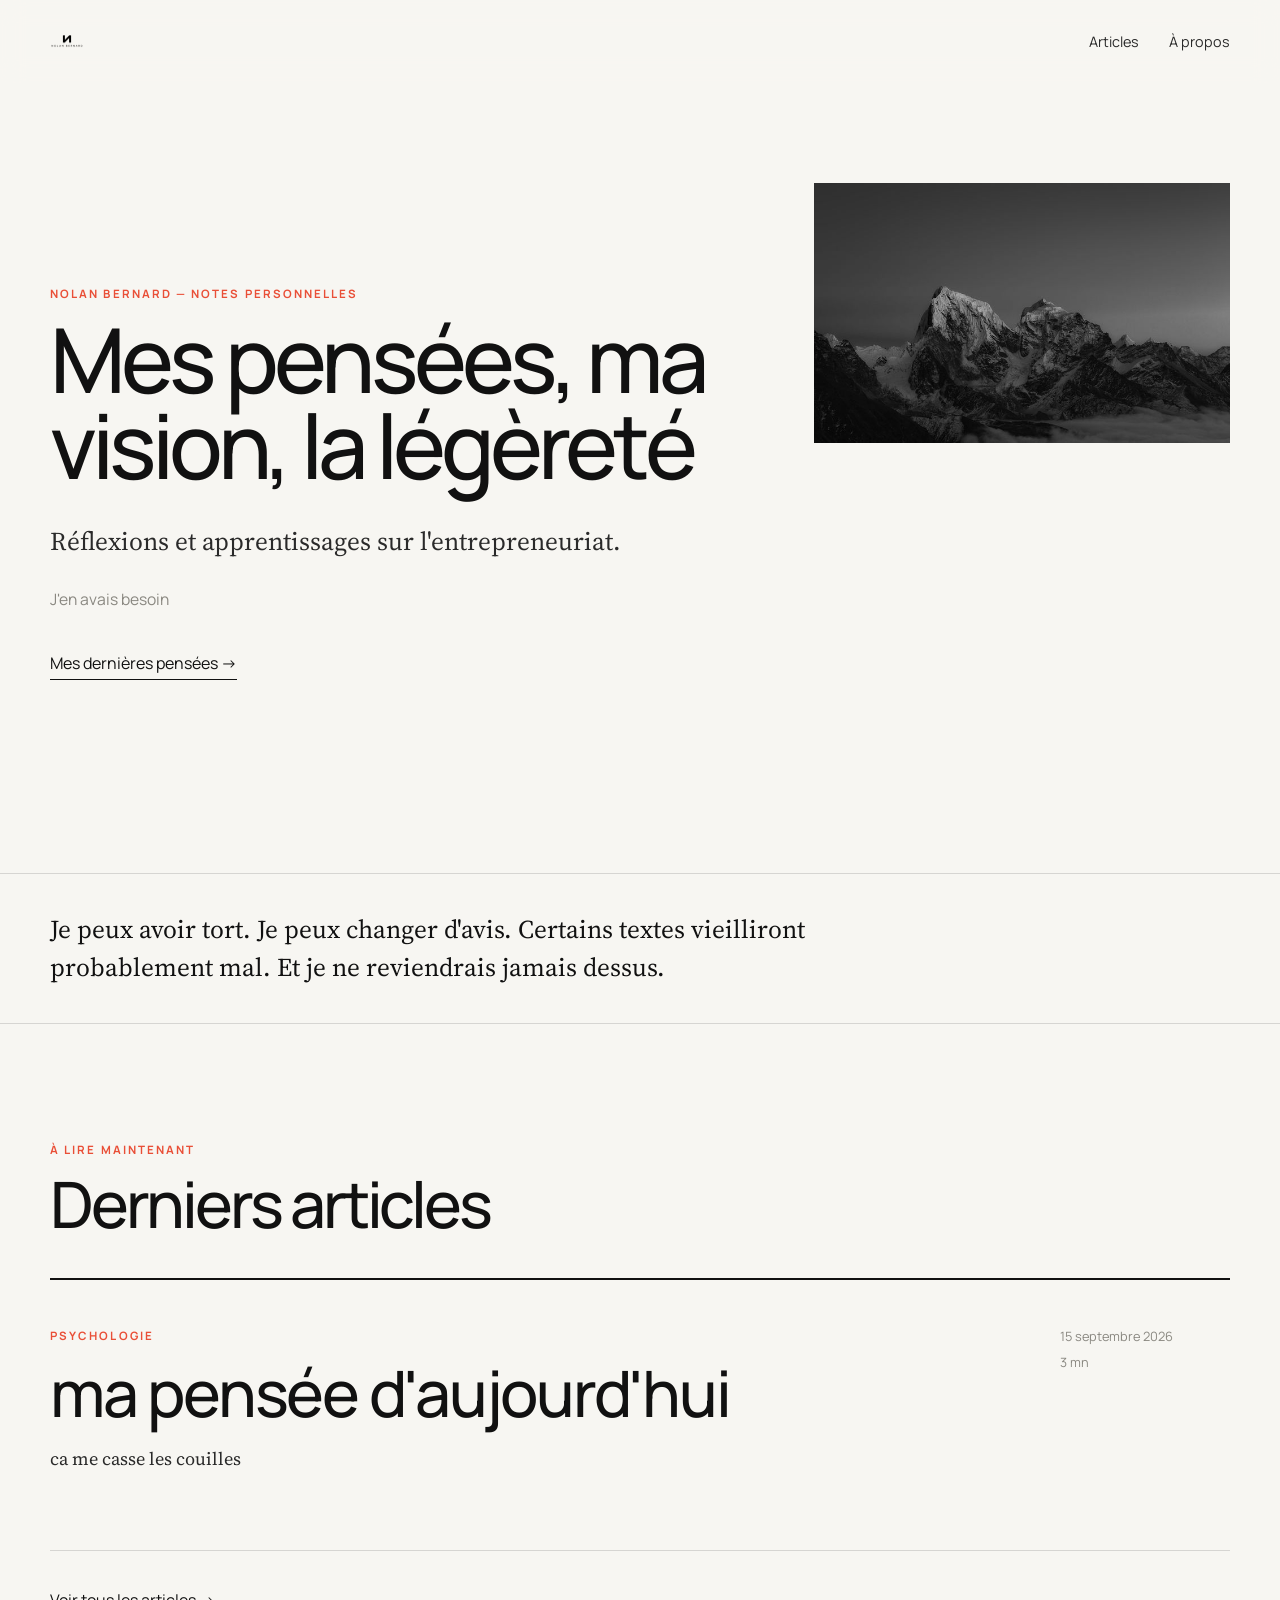
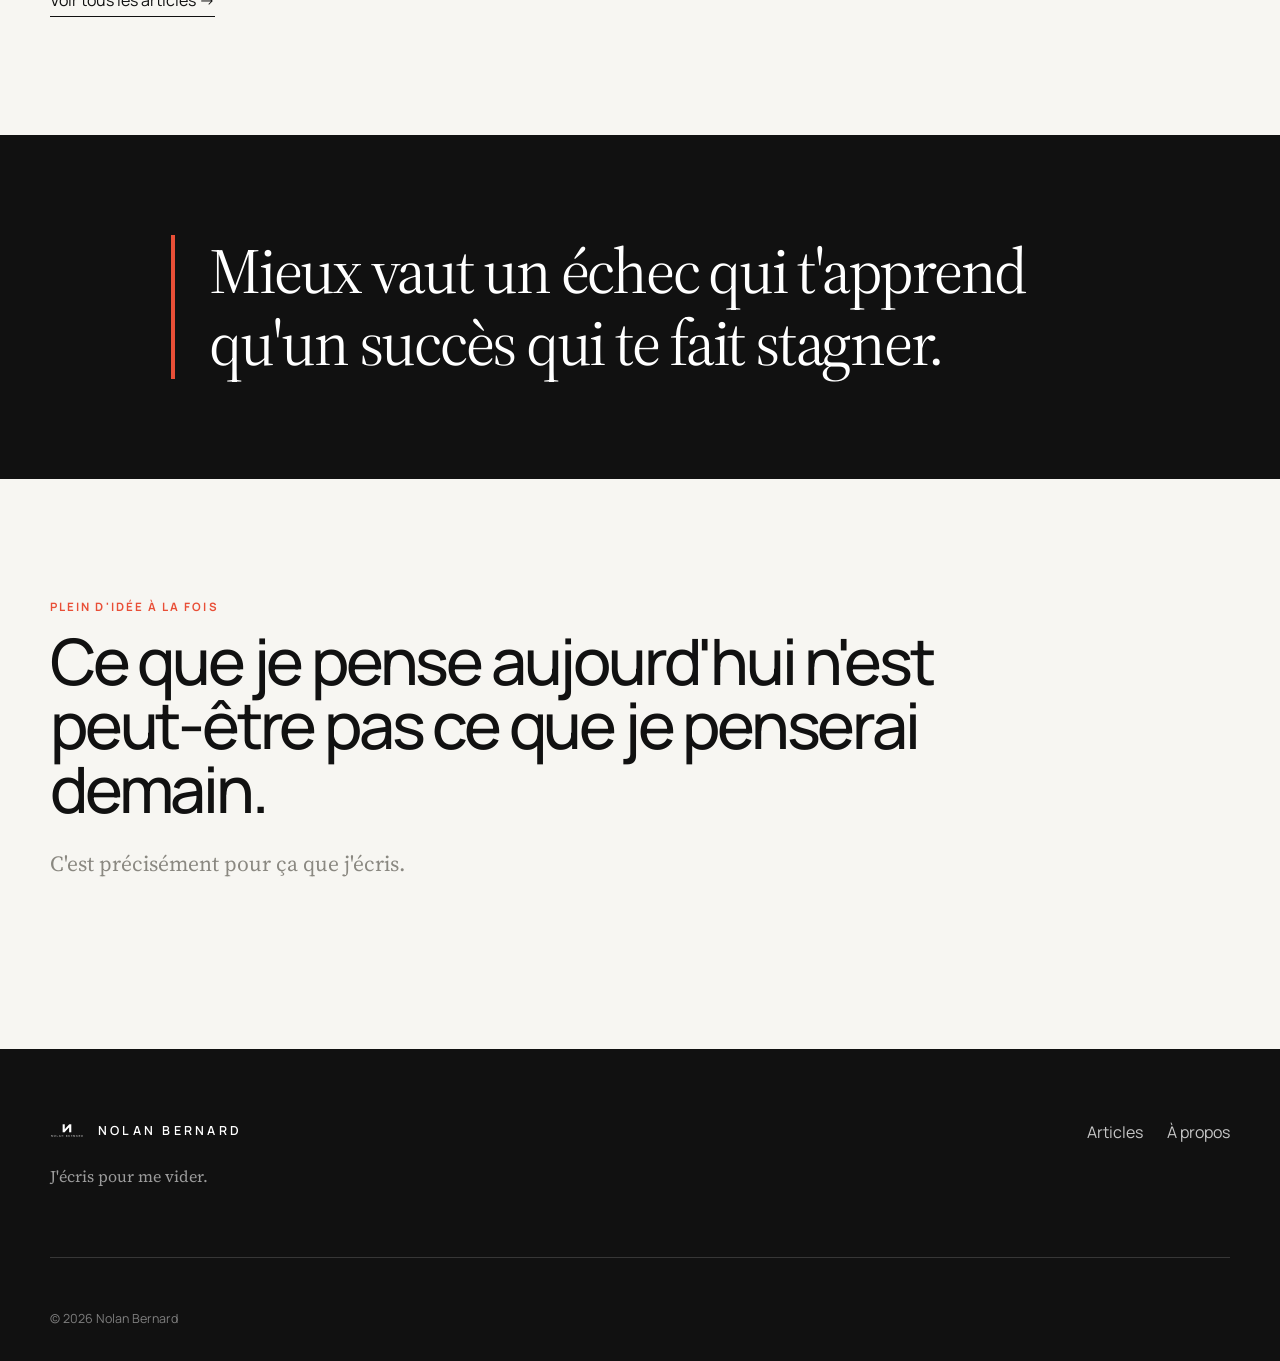
<file: index.html>
<!DOCTYPE html>
<html lang="fr">

<head>
  <meta charset="UTF-8">

  <meta
    name="viewport"
    content="width=device-width, initial-scale=1.0"
  >

  <title>Nolan Bernard — Notes personnelles</title>

  <meta
    name="description"
    content="Réflexions, expériences et apprentissages sur l'entrepreneuriat, l'humain et la technologie."
  >

  <meta property="og:title" content="Nolan Bernard">
  <meta
    property="og:description"
    content="Des idées dans un monde réel."
  >
  <meta property="og:type" content="website">
  <meta property="og:image" content="assets/logo-black.png">

  <link
    rel="icon"
    type="image/png"
    href="assets/favicon.png"
  >

  <link rel="preconnect" href="https://fonts.googleapis.com">
  <link rel="preconnect" href="https://fonts.gstatic.com" crossorigin>

  <link
    href="https://fonts.googleapis.com/css2?family=Manrope:wght@400;500;600;700&family=Source+Serif+4:opsz,wght@8..60,400;8..60,500;8..60,600&display=swap"
    rel="stylesheet"
  >

  <link rel="stylesheet" href="style.css">

  <script src="script.js" defer></script>
</head>

<body>

  <!-- HEADER -->

  <header class="site-header">

    <div class="header-inner shell">

      <a
        class="brand"
        href="index.html"
        aria-label="Nolan Bernard — Accueil"
      >

        <img
          class="brand-logo"
          src="assets/logo-black.png"
          alt="Nolan Bernard"
        >


      </a>


      <button
        class="menu-toggle"
        type="button"
        aria-label="Ouvrir le menu"
        aria-expanded="false"
        aria-controls="main-nav"
      >
        <span></span>
        <span></span>
      </button>


      <nav
        class="main-nav"
        id="main-nav"
        aria-label="Navigation principale"
      >

        <a href="articles.html">
          Articles
        </a>

        <a href="a-propos.html">
          À propos
        </a>

      </nav>

    </div>

  </header>


  <!-- CONTENU PRINCIPAL -->

  <main>


    <!-- HERO -->

    <section class="hero shell">

      <div class="reveal">

        <p
          class="eyebrow"
          data-home="heroEyebrow"
        >
          Nolan Bernard — Notes personnelles
        </p>


        <h1 data-home="heroTitle">
          Des idées dans un monde réel.
        </h1>


        <p
          class="hero-lead"
          data-home="heroText"
        >
          Réflexions, expériences et apprentissages sur
          l'entrepreneuriat, l'humain et la technologie.
        </p>


        <p
          class="hero-manifesto"
          data-home="heroNote"
        >
          J'écris pour comprendre.
        </p>


        <a
          class="text-link"
          href="#derniers-articles"
          data-home="heroButtonText"
          data-home-href="heroButtonUrl"
        >
          Lire les derniers articles →
        </a>

      </div>


      <div class="hero-visual reveal">

        <div class="visual-frame">

          <img
            src="images/montagne.jpeg"
            alt="Paysage de montagne"
            data-home-src="heroImage"
          >

        </div>

      </div>

    </section>



    <!-- MANIFESTE -->

    <section class="editorial-break">

      <div class="shell reveal">

        <p data-home="manifestoText">
          Je peux avoir tort. Je peux changer d'avis.
          Certains textes vieilliront probablement mal.
          Ça fait partie du jeu.
        </p>

      </div>

    </section>



    <!-- DERNIERS ARTICLES -->

    <section
      class="articles-section shell"
      id="derniers-articles"
    >

      <div class="section-heading reveal">

        <div>

          <p
            class="eyebrow"
            data-home="articlesEyebrow"
          >
            À lire maintenant
          </p>


          <h2 data-home="articlesTitle">
            Derniers articles
          </h2>

        </div>

      </div>


      <!--
        Les articles sont automatiquement
        insérés ici par script.js
      -->

      <div id="home-latest-articles"></div>


      <div class="section-end reveal">

        <a
          class="text-link"
          href="articles.html"
          data-home="articlesButtonText"
        >
          Voir tous les articles →
        </a>

      </div>

    </section>



    <!-- CITATION -->

    <section class="quote-band">

      <div class="quote-band-inner shell reveal">

        <div
          class="quote-rule"
          aria-hidden="true"
        ></div>


        <blockquote data-home="quote">
          Mieux vaut un échec qui t'apprend
          qu'un succès qui te fait stagner.
        </blockquote>

      </div>

    </section>



    <!-- BLOC FINAL -->

    <section class="closing-note shell reveal">

      <p
        class="eyebrow"
        data-home="closingEyebrow"
      >
        Une idée à la fois
      </p>


      <h2 data-home="closingTitle">
        Ce que je pense aujourd'hui
        n'est peut-être pas ce que
        je penserai demain.
      </h2>


      <p data-home="closingText">
        C'est précisément pour ça que j'écris.
      </p>

    </section>

  </main>



  <!-- FOOTER -->

  <footer class="site-footer">

    <div class="footer-grid shell">

      <div>

        <a
          class="footer-brand"
          href="index.html"
          aria-label="Nolan Bernard — Accueil"
        >

          <img
            src="assets/logo-white.png"
            alt="Nolan Bernard"
          >

          <span>
            NOLAN BERNARD
          </span>

        </a>


        <p data-home="footerText">
          J'écris pour comprendre.
        </p>

      </div>


      <nav
        class="footer-links"
        aria-label="Navigation pied de page"
      >

        <a href="articles.html">
          Articles
        </a>

        <a href="a-propos.html">
          À propos
        </a>

      </nav>


      <div class="footer-bottom">

        ©
        <span id="year">2026</span>
        Nolan Bernard

      </div>

    </div>

  </footer>

</body>

</html>
</file>
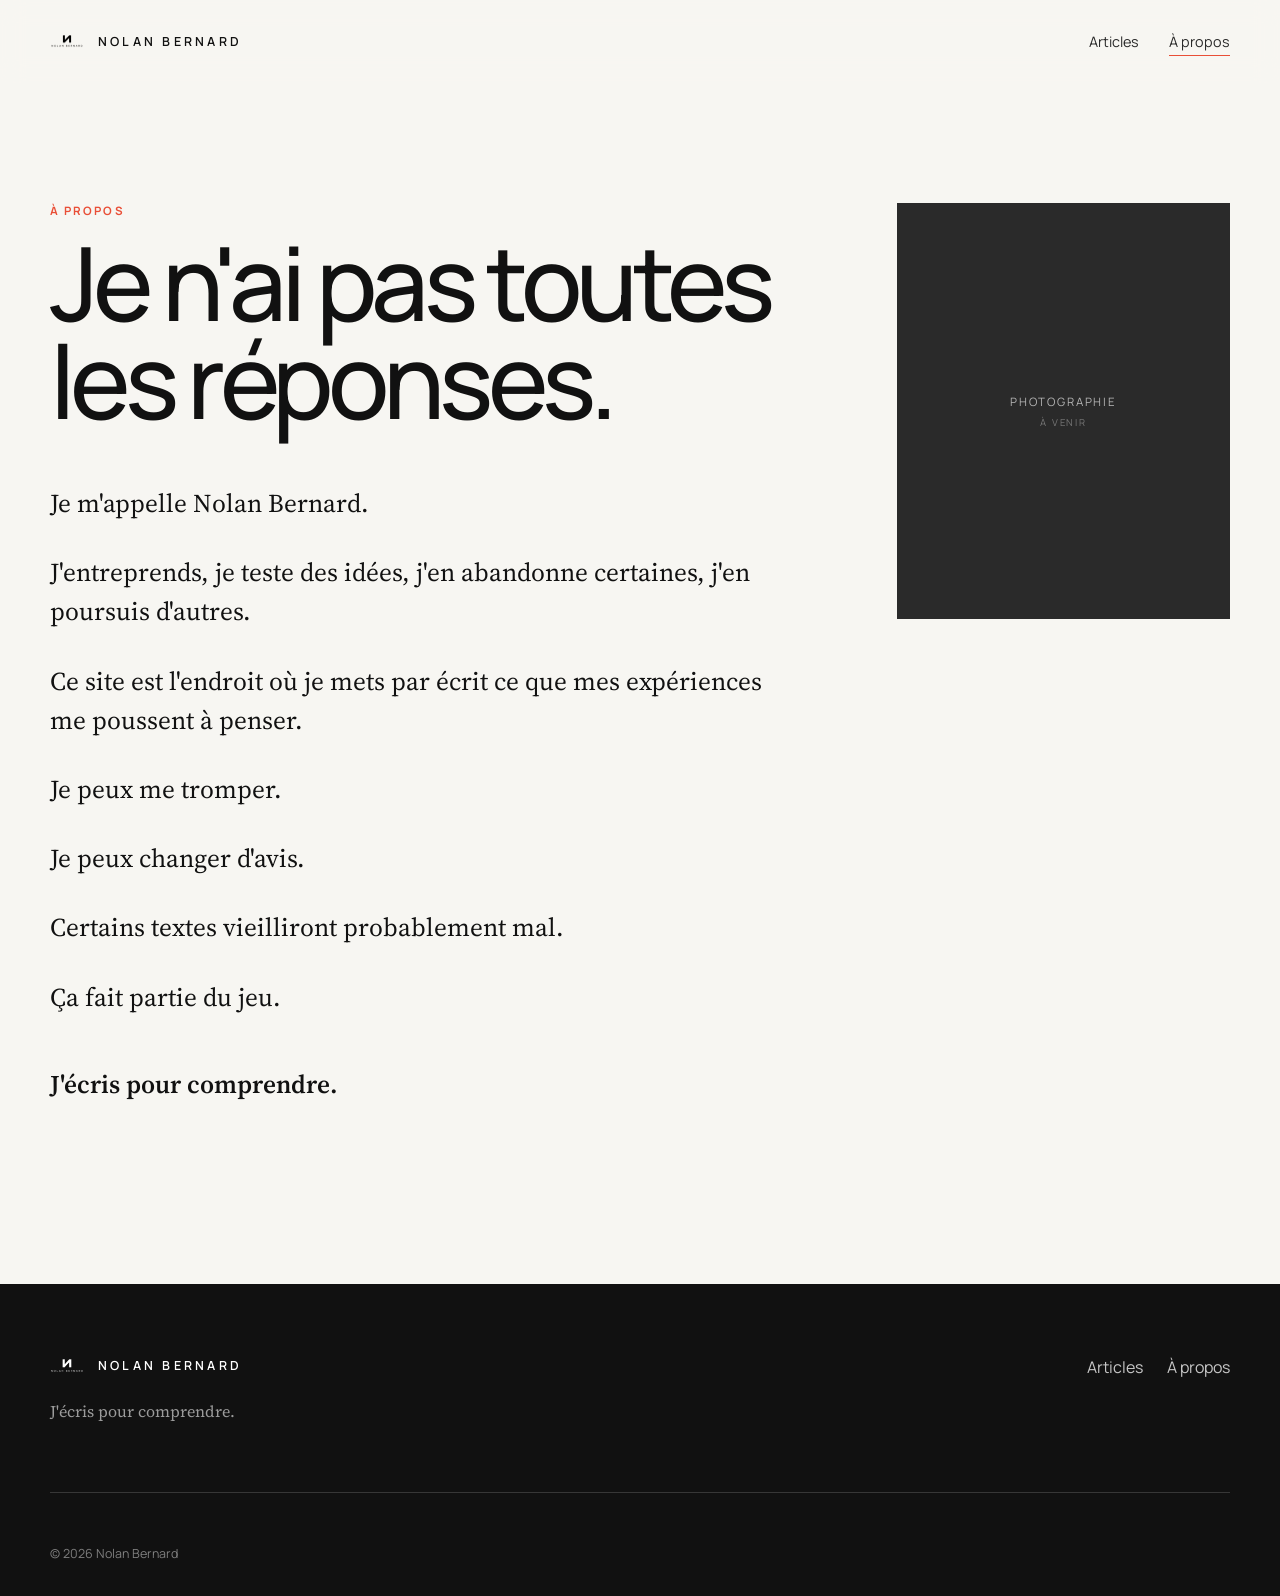
<file: a-propos.html>
<!DOCTYPE html>
<html lang="fr">
<head>
  <meta charset="UTF-8">
  <meta name="viewport" content="width=device-width, initial-scale=1.0">
  <title>À propos — Nolan Bernard</title>
  <meta name="description" content="Je n'ai pas toutes les réponses. Quelques mots sur Nolan Bernard et la raison d'être de ce site.">
  <meta property="og:title" content="À propos — Nolan Bernard">
  <meta property="og:description" content="Je n'ai pas toutes les réponses. J'écris pour comprendre.">
  <meta property="og:type" content="profile">
  <meta property="og:image" content="assets/logo-black.png">
  <link rel="icon" href="assets/favicon.png" type="image/png">
  <link rel="preconnect" href="https://fonts.googleapis.com">
  <link rel="preconnect" href="https://fonts.gstatic.com" crossorigin>
  <link href="https://fonts.googleapis.com/css2?family=Manrope:wght@400;500;600;700&family=Source+Serif+4:opsz,wght@8..60,400;8..60,500;8..60,600&display=swap" rel="stylesheet">
  <link rel="stylesheet" href="style.css">
</head>
<body>
  <header class="site-header" data-header>
    <div class="shell header-inner">
      <a class="brand" href="index.html" aria-label="Accueil Nolan Bernard"><img src="assets/logo-black.png" alt="Logo Nolan Bernard" class="brand-logo" onerror="this.hidden=true"><span class="brand-wordmark">NOLAN BERNARD</span></a>
      <button class="menu-toggle" type="button" aria-label="Ouvrir le menu" aria-expanded="false" aria-controls="main-nav" data-menu-toggle><span></span><span></span></button>
      <nav class="main-nav" id="main-nav" aria-label="Navigation principale" data-nav><a href="articles.html">Articles</a><a href="a-propos.html" aria-current="page">À propos</a></nav>
    </div>
  </header>

  <main>
    <section class="about shell">
      <div class="about-copy reveal">
        <p class="eyebrow">À propos</p>
        <h1>Je n'ai pas toutes les réponses.</h1>
        <div class="about-text">
          <p>Je m'appelle Nolan Bernard.</p>
          <p>J'entreprends, je teste des idées, j'en abandonne certaines, j'en poursuis d'autres.</p>
          <p>Ce site est l'endroit où je mets par écrit ce que mes expériences me poussent à penser.</p>
          <p>Je peux me tromper.</p>
          <p>Je peux changer d'avis.</p>
          <p>Certains textes vieilliront probablement mal.</p>
          <p>Ça fait partie du jeu.</p>
          <p class="about-signature">J'écris pour comprendre.</p>
        </div>
      </div>
      <aside class="portrait-placeholder reveal" aria-label="Emplacement pour une future photographie">
        <div><span>Photographie</span><small>à venir</small></div>
      </aside>
    </section>
  </main>

  <footer class="site-footer">
    <div class="shell footer-grid">
      <div><a class="footer-brand" href="index.html"><img src="assets/logo-white.png" alt="Logo Nolan Bernard" onerror="this.hidden=true"><span>NOLAN BERNARD</span></a><p>J'écris pour comprendre.</p></div>
      <div class="footer-links"><a href="articles.html">Articles</a><a href="a-propos.html">À propos</a></div>
      <div class="footer-bottom"><span>© <span data-year></span> Nolan Bernard</span></div>
    </div>
  </footer>
  <script src="script.js" defer></script>
</body>
</html>
</file>
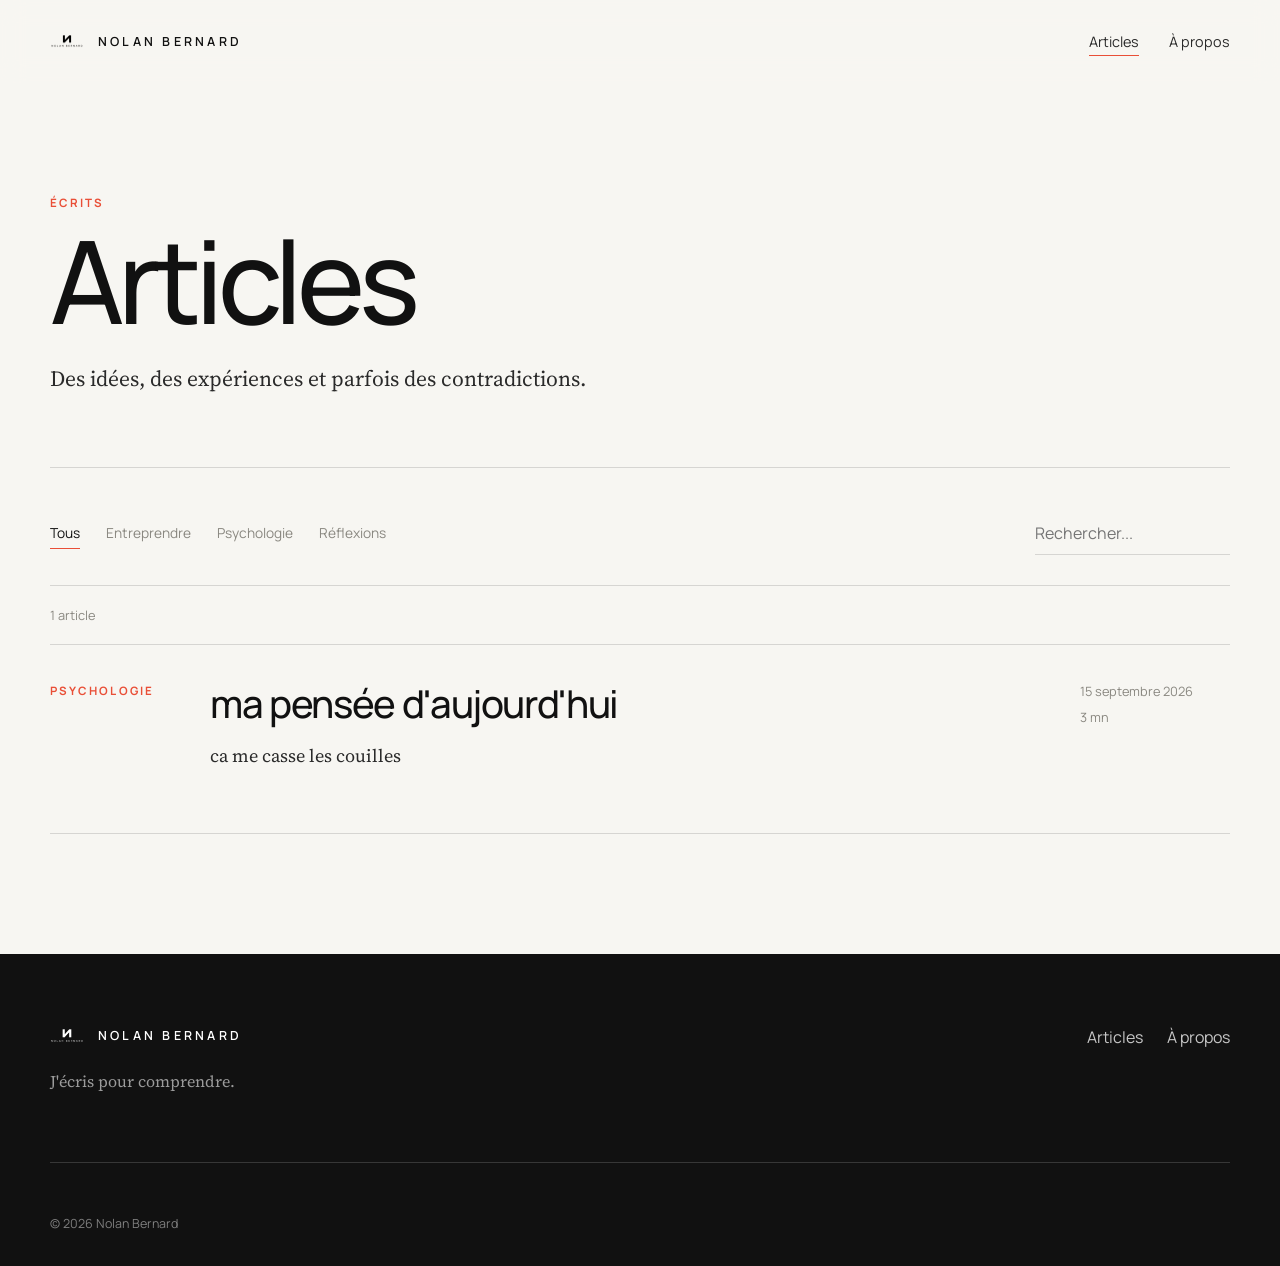
<file: articles.html>
<!DOCTYPE html>
<html lang="fr">

<head>
  <meta charset="UTF-8">
  <meta name="viewport" content="width=device-width, initial-scale=1.0">

  <title>Articles — Nolan Bernard</title>

  <meta
    name="description"
    content="Des idées, des expériences et parfois des contradictions. Les articles de Nolan Bernard."
  >

  <link rel="icon" href="assets/favicon.png" type="image/png">

  <link rel="preconnect" href="https://fonts.googleapis.com">
  <link rel="preconnect" href="https://fonts.gstatic.com" crossorigin>

  <link
    href="https://fonts.googleapis.com/css2?family=Manrope:wght@400;500;600;700&family=Source+Serif+4:opsz,wght@8..60,400;8..60,500;8..60,600&display=swap"
    rel="stylesheet"
  >

  <link rel="stylesheet" href="style.css">
</head>

<body>

  <header class="site-header" data-header>

    <div class="shell header-inner">

      <a
        class="brand"
        href="index.html"
        aria-label="Accueil Nolan Bernard"
      >
        <img
          src="assets/logo-black.png"
          alt="Logo Nolan Bernard"
          class="brand-logo"
        >

        <span class="brand-wordmark">
          NOLAN BERNARD
        </span>
      </a>

      <button
        class="menu-toggle"
        type="button"
        aria-label="Ouvrir le menu"
        aria-expanded="false"
        aria-controls="main-nav"
        data-menu-toggle
      >
        <span></span>
        <span></span>
      </button>

      <nav
        class="main-nav"
        id="main-nav"
        aria-label="Navigation principale"
        data-nav
      >
        <a href="articles.html" aria-current="page">
          Articles
        </a>

        <a href="a-propos.html">
          À propos
        </a>
      </nav>

    </div>

  </header>


  <main>

    <section class="page-intro shell">

      <p class="eyebrow">
        Écrits
      </p>

      <h1>
        Articles
      </h1>

      <p>
        Des idées, des expériences et parfois des contradictions.
      </p>

    </section>


    <section class="archive shell">

      <div class="archive-tools">

        <div class="filter-group">

          <button
            class="filter-btn is-active"
            type="button"
            data-dynamic-filter="all"
          >
            Tous
          </button>

          <button
            class="filter-btn"
            type="button"
            data-dynamic-filter="Entreprendre"
          >
            Entreprendre
          </button>

          <button
            class="filter-btn"
            type="button"
            data-dynamic-filter="Psychologie"
          >
            Psychologie
          </button>

          <button
            class="filter-btn"
            type="button"
            data-dynamic-filter="Réflexions"
          >
            Réflexions
          </button>

        </div>


        <div class="search-field">

          <label class="sr-only" for="dynamic-search">
            Rechercher un article
          </label>

          <input
            type="search"
            id="dynamic-search"
            placeholder="Rechercher..."
          >

        </div>

      </div>


      <p
        class="archive-count"
        id="dynamic-article-count"
      >
        Chargement des articles...
      </p>


      <div
        class="archive-list"
        id="dynamic-article-list"
      ></div>


      <p
        class="empty-state"
        id="dynamic-empty-state"
        hidden
      >
        Aucun article ne correspond à votre recherche.
      </p>

    </section>

  </main>


  <footer class="site-footer">

    <div class="shell footer-grid">

      <div>

        <a
          class="footer-brand"
          href="index.html"
        >
          <img
            src="assets/logo-white.png"
            alt="Logo Nolan Bernard"
          >

          <span>
            NOLAN BERNARD
          </span>
        </a>

        <p>
          J'écris pour comprendre.
        </p>

      </div>


      <div class="footer-links">

        <a href="articles.html">
          Articles
        </a>

        <a href="a-propos.html">
          À propos
        </a>

      </div>


      <div class="footer-bottom">

        <span>
          © <span data-year></span> Nolan Bernard
        </span>

      </div>

    </div>

  </footer>
<script src="script.js" defer></script>

<script>
document.addEventListener("DOMContentLoaded", async function () {

  const list = document.getElementById("dynamic-article-list");
  const count = document.getElementById("dynamic-article-count");
  const empty = document.getElementById("dynamic-empty-state");
  const search = document.getElementById("dynamic-search");
  const filterButtons = document.querySelectorAll("[data-dynamic-filter]");

  if (!list) return;

  let allArticles = [];
  let activeCategory = "all";


  function formatDate(value) {
    if (!value) return "";

    return new Date(value).toLocaleDateString("fr-FR", {
      day: "numeric",
      month: "long",
      year: "numeric"
    });
  }


  function escapeHtml(value) {
    const div = document.createElement("div");
    div.textContent = value || "";
    return div.innerHTML;
  }


  function displayArticles() {

    const searchValue = search
      ? search.value.toLowerCase().trim()
      : "";

    const filtered = allArticles.filter(article => {

      const categoryOK =
        activeCategory === "all" ||
        article.category === activeCategory;

      const text = (
        (article.title || "") + " " +
        (article.intro || "") + " " +
        (article.category || "")
      ).toLowerCase();

      const searchOK =
        text.includes(searchValue);

      return categoryOK && searchOK;
    });


    list.innerHTML = "";


    filtered.forEach(article => {

      const element = document.createElement("article");

      element.className = "archive-item";

      element.innerHTML = `
        <div>
          <p class="category">
            ${escapeHtml(article.category)}
          </p>
        </div>

        <div class="archive-item-main">

          <h2>
            <a href="article.html?slug=${encodeURIComponent(article.slug)}">
              ${escapeHtml(article.title)}
            </a>
          </h2>

          <p>
            ${escapeHtml(article.intro)}
          </p>

        </div>

        <div class="story-meta">

          <time>
            ${formatDate(article.date)}
          </time>

          <span>
            ${escapeHtml(article.readingTime)}
          </span>

        </div>
      `;

      list.appendChild(element);
    });


    if (count) {
      count.textContent =
        filtered.length === 1
          ? "1 article"
          : filtered.length + " articles";
    }


    if (empty) {
      empty.hidden = filtered.length !== 0;
    }

  }


  try {

    const response = await fetch(
      "content/articles.json?cache=" + Date.now()
    );

    if (!response.ok) {
      throw new Error("Erreur JSON");
    }

    const data = await response.json();

    allArticles = Array.isArray(data.articles)
      ? data.articles
      : [];


    allArticles.sort((a, b) => {
      return new Date(b.date) - new Date(a.date);
    });


    displayArticles();


  } catch (error) {

    console.error(error);

    if (count) {
      count.textContent = "Erreur de chargement";
    }

    list.innerHTML = `
      <p class="empty-state">
        Impossible de charger les articles.
      </p>
    `;

  }


  filterButtons.forEach(button => {

    button.addEventListener("click", function () {

      filterButtons.forEach(btn => {
        btn.classList.remove("is-active");
      });

      button.classList.add("is-active");

      activeCategory =
        button.dataset.dynamicFilter;

      displayArticles();

    });

  });


  if (search) {

    search.addEventListener(
      "input",
      displayArticles
    );

  }

});
</script>

</body>

</html>
</file>
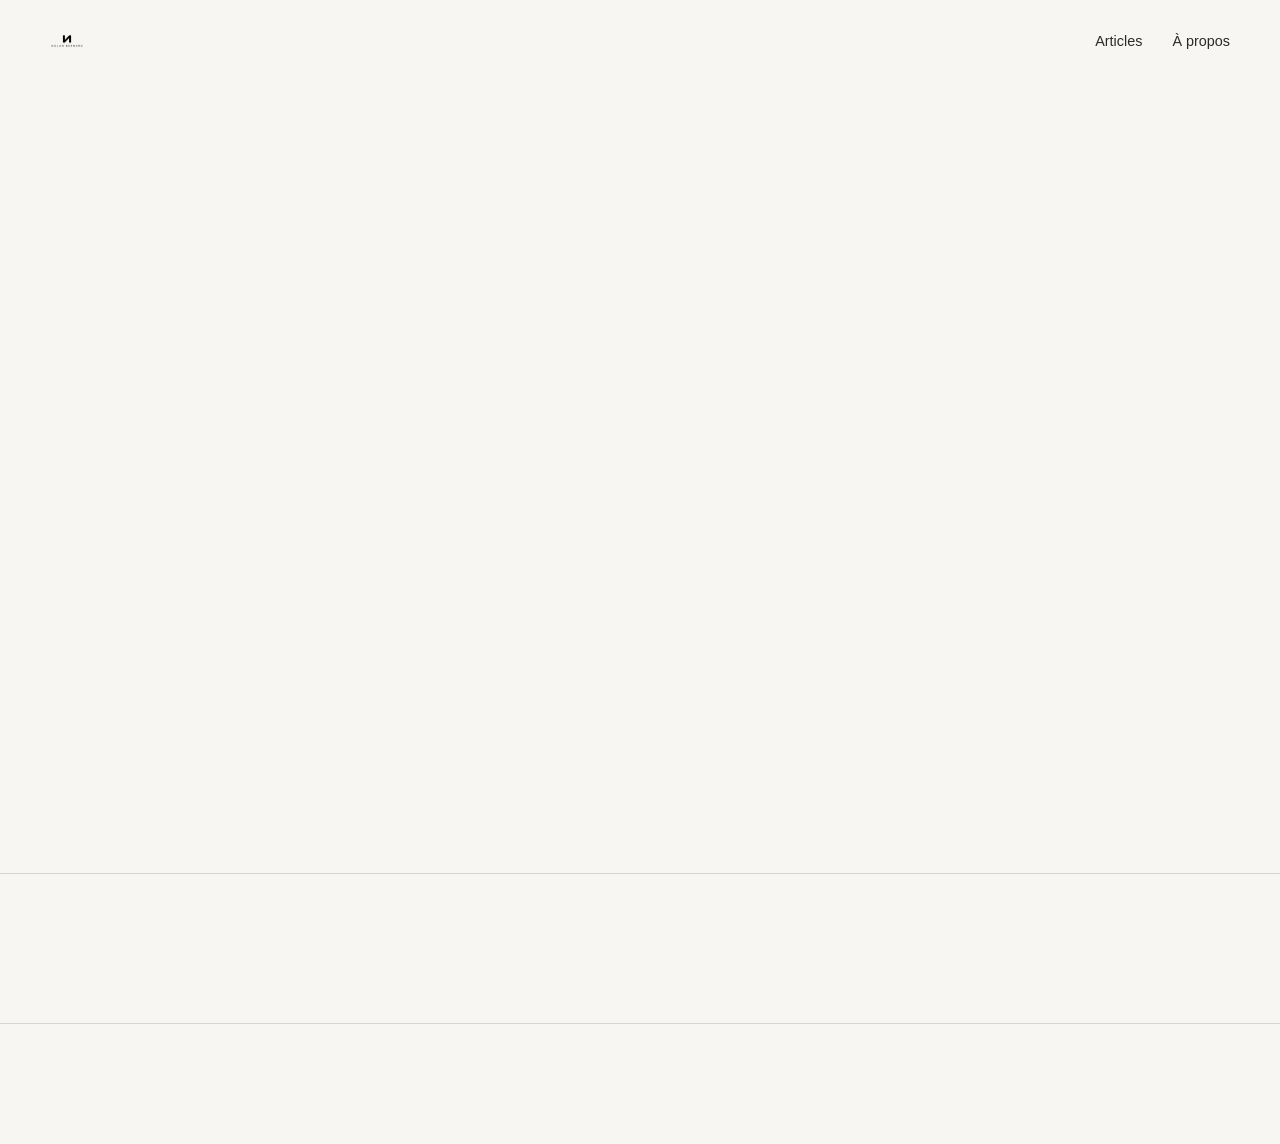
<file: maintenance.html>
<!DOCTYPE html>
<html lang="fr">

<head>
  <meta charset="UTF-8">
  <meta name="viewport" content="width=device-width, initial-scale=1.0">

  <title>Maintenance — Nolan Bernard</title>

  <link rel="stylesheet" href="style.css">

  <style>
    .maintenance-page {
      min-height: 100vh;
      display: flex;
      align-items: center;
      justify-content: center;
      padding: 40px 24px;
      text-align: center;
    }

    .maintenance-content {
      max-width: 700px;
      margin: 0 auto;
    }

    .maintenance-logo {
      max-width: 180px;
      margin-bottom: 60px;
    }

    .maintenance-content h1 {
      font-size: clamp(2.5rem, 6vw, 5rem);
      line-height: 1;
      margin-bottom: 28px;
    }

    .maintenance-content p {
      font-size: 1.2rem;
      line-height: 1.7;
      max-width: 520px;
      margin: 0 auto;
    }

    .maintenance-signature {
      margin-top: 50px !important;
      font-size: 1rem !important;
      opacity: 0.6;
    }
  </style>
</head>

<body>

  <main class="maintenance-page">

    <div class="maintenance-content">

      <img
        src="assets/logo-black.png"
        alt="Nolan Bernard"
        class="maintenance-logo"
      >

      <h1 id="maintenance-title">
        Je retravaille quelques détails.
      </h1>

      <p id="maintenance-message">
        Le site revient rapidement.
      </p>

      <p class="maintenance-signature">
        — Nolan
      </p>

    </div>

  </main>

  <script>
    fetch("content/settings.json?cache=" + Date.now())
      .then(response => response.json())
      .then(settings => {

        if (settings.maintenanceTitle) {
          document.getElementById("maintenance-title").textContent =
            settings.maintenanceTitle;
        }

        if (settings.maintenanceMessage) {
          document.getElementById("maintenance-message").textContent =
            settings.maintenanceMessage;
        }

        if (!settings.maintenance) {
          window.location.replace("index.html");
        }

      })
      .catch(error => {
        console.error("Erreur chargement maintenance :", error);
      });
  </script>

</body>
</html>
</file>
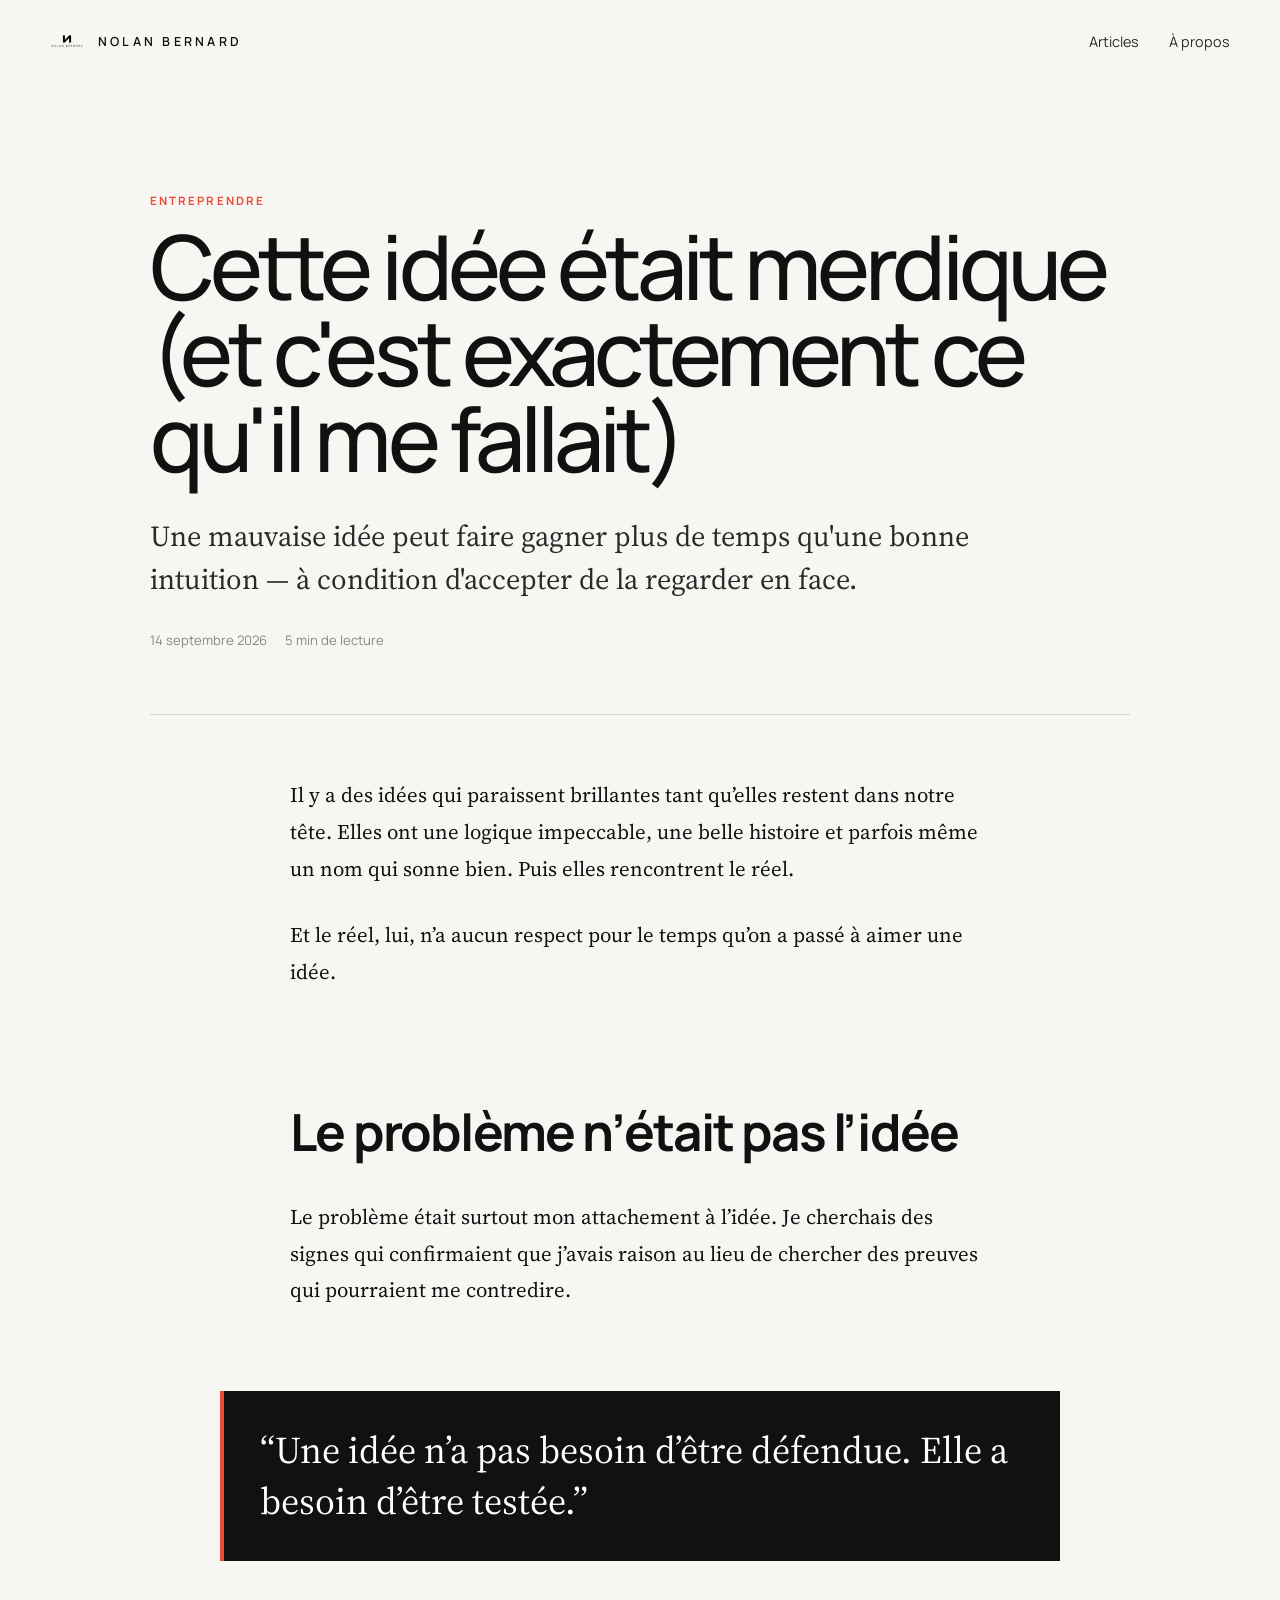
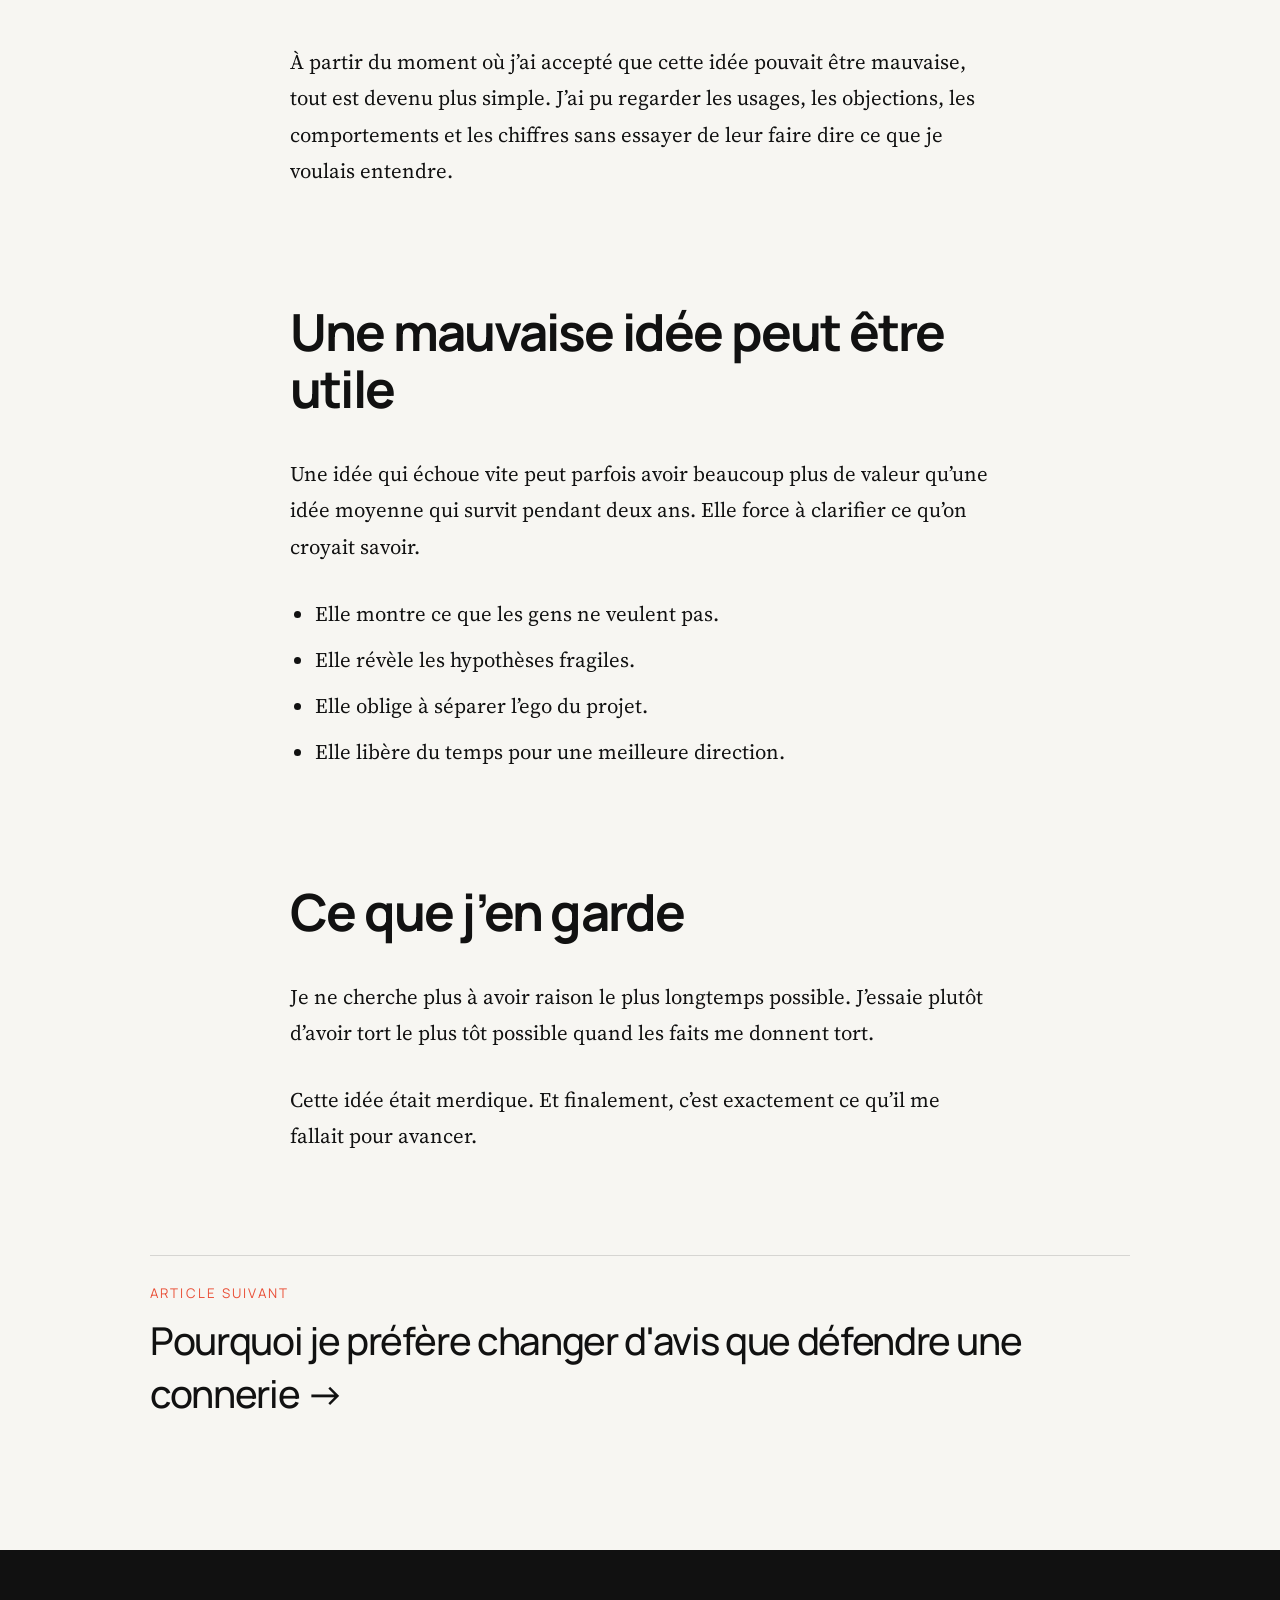
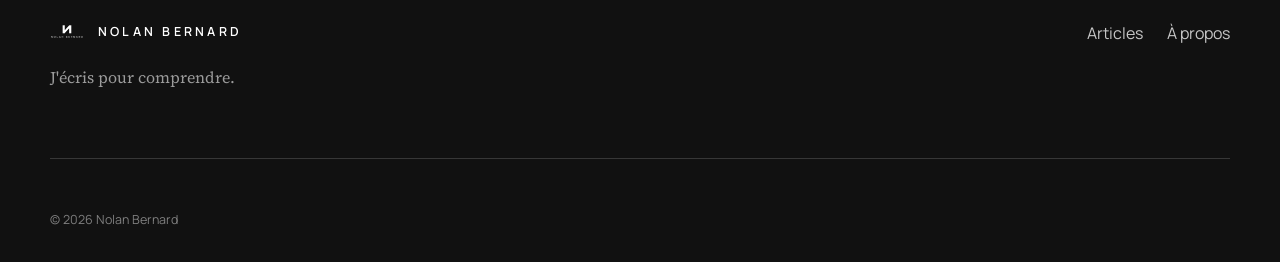
<file: articles/cette-idee-etait-merdique.html>
<!DOCTYPE html>
<html lang="fr">
<head>
  <meta charset="UTF-8">
  <meta name="viewport" content="width=device-width, initial-scale=1.0">
  <title>Cette idée était merdique (et c'est exactement ce qu'il me fallait) — Nolan Bernard</title>
  <meta name="description" content="Une mauvaise idée peut faire gagner plus de temps qu'une bonne intuition — à condition d'accepter de la regarder en face.">
  <meta property="og:title" content="Cette idée était merdique (et c'est exactement ce qu'il me fallait) — Nolan Bernard">
  <meta property="og:description" content="Une mauvaise idée peut faire gagner plus de temps qu'une bonne intuition — à condition d'accepter de la regarder en face.">
  <meta property="og:type" content="article">
  <meta property="og:image" content="../assets/logo-black.png">
  <link rel="icon" href="../assets/favicon.png" type="image/png">
  <link rel="preconnect" href="https://fonts.googleapis.com">
  <link rel="preconnect" href="https://fonts.gstatic.com" crossorigin>
  <link href="https://fonts.googleapis.com/css2?family=Manrope:wght@400;500;600;700&family=Source+Serif+4:opsz,wght@8..60,400;8..60,500;8..60,600&display=swap" rel="stylesheet">
  <link rel="stylesheet" href="../style.css">
</head>
<body>
  <header class="site-header" data-header>
    <div class="shell header-inner">
      <a class="brand" href="../index.html" aria-label="Accueil Nolan Bernard"><img src="../assets/logo-black.png" alt="Logo Nolan Bernard" class="brand-logo" onerror="this.hidden=true"><span class="brand-wordmark">NOLAN BERNARD</span></a>
      <button class="menu-toggle" type="button" aria-label="Ouvrir le menu" aria-expanded="false" aria-controls="main-nav" data-menu-toggle><span></span><span></span></button>
      <nav class="main-nav" id="main-nav" aria-label="Navigation principale" data-nav><a href="../articles.html">Articles</a><a href="../a-propos.html">À propos</a></nav>
    </div>
  </header>
  <main class="article-page">
    <article>
      <header class="article-hero reveal">
        <p class="category">Entreprendre</p>
        <h1>Cette idée était merdique (et c'est exactement ce qu'il me fallait)</h1>
        <p class="article-deck">Une mauvaise idée peut faire gagner plus de temps qu'une bonne intuition — à condition d'accepter de la regarder en face.</p>
        <div class="article-meta"><time datetime="2026-09-14">14 septembre 2026</time><span>5 min de lecture</span></div>
      </header>
      <hr class="article-rule">
      <div class="article-body reveal">
        <p>Il y a des idées qui paraissent brillantes tant qu’elles restent dans notre tête. Elles ont une logique impeccable, une belle histoire et parfois même un nom qui sonne bien. Puis elles rencontrent le réel.</p>
        <p>Et le réel, lui, n’a aucun respect pour le temps qu’on a passé à aimer une idée.</p>
        <h2>Le problème n’était pas l’idée</h2>
        <p>Le problème était surtout mon attachement à l’idée. Je cherchais des signes qui confirmaient que j’avais raison au lieu de chercher des preuves qui pourraient me contredire.</p>
        <blockquote>“Une idée n’a pas besoin d’être défendue. Elle a besoin d’être testée.”</blockquote>
        <p>À partir du moment où j’ai accepté que cette idée pouvait être mauvaise, tout est devenu plus simple. J’ai pu regarder les usages, les objections, les comportements et les chiffres sans essayer de leur faire dire ce que je voulais entendre.</p>
        <h2>Une mauvaise idée peut être utile</h2>
        <p>Une idée qui échoue vite peut parfois avoir beaucoup plus de valeur qu’une idée moyenne qui survit pendant deux ans. Elle force à clarifier ce qu’on croyait savoir.</p>
        <ul><li>Elle montre ce que les gens ne veulent pas.</li><li>Elle révèle les hypothèses fragiles.</li><li>Elle oblige à séparer l’ego du projet.</li><li>Elle libère du temps pour une meilleure direction.</li></ul>
        <h2>Ce que j’en garde</h2>
        <p>Je ne cherche plus à avoir raison le plus longtemps possible. J’essaie plutôt d’avoir tort le plus tôt possible quand les faits me donnent tort.</p>
        <p>Cette idée était merdique. Et finalement, c’est exactement ce qu’il me fallait pour avancer.</p>
      </div>
      <nav class="article-next reveal" aria-label="Article suivant">
        <a href="changer-davis.html"><small>Article suivant</small><strong>Pourquoi je préfère changer d'avis que défendre une connerie →</strong></a>
      </nav>
    </article>
  </main>
  <footer class="site-footer">
    <div class="shell footer-grid">
      <div><a class="footer-brand" href="../index.html"><img src="../assets/logo-white.png" alt="Logo Nolan Bernard" onerror="this.hidden=true"><span>NOLAN BERNARD</span></a><p>J'écris pour comprendre.</p></div>
      <div class="footer-links"><a href="../articles.html">Articles</a><a href="../a-propos.html">À propos</a></div>
      <div class="footer-bottom"><span>© <span data-year></span> Nolan Bernard</span></div>
    </div>
  </footer>
  <script src="../script.js" defer></script>
</body>
</html>
</file>
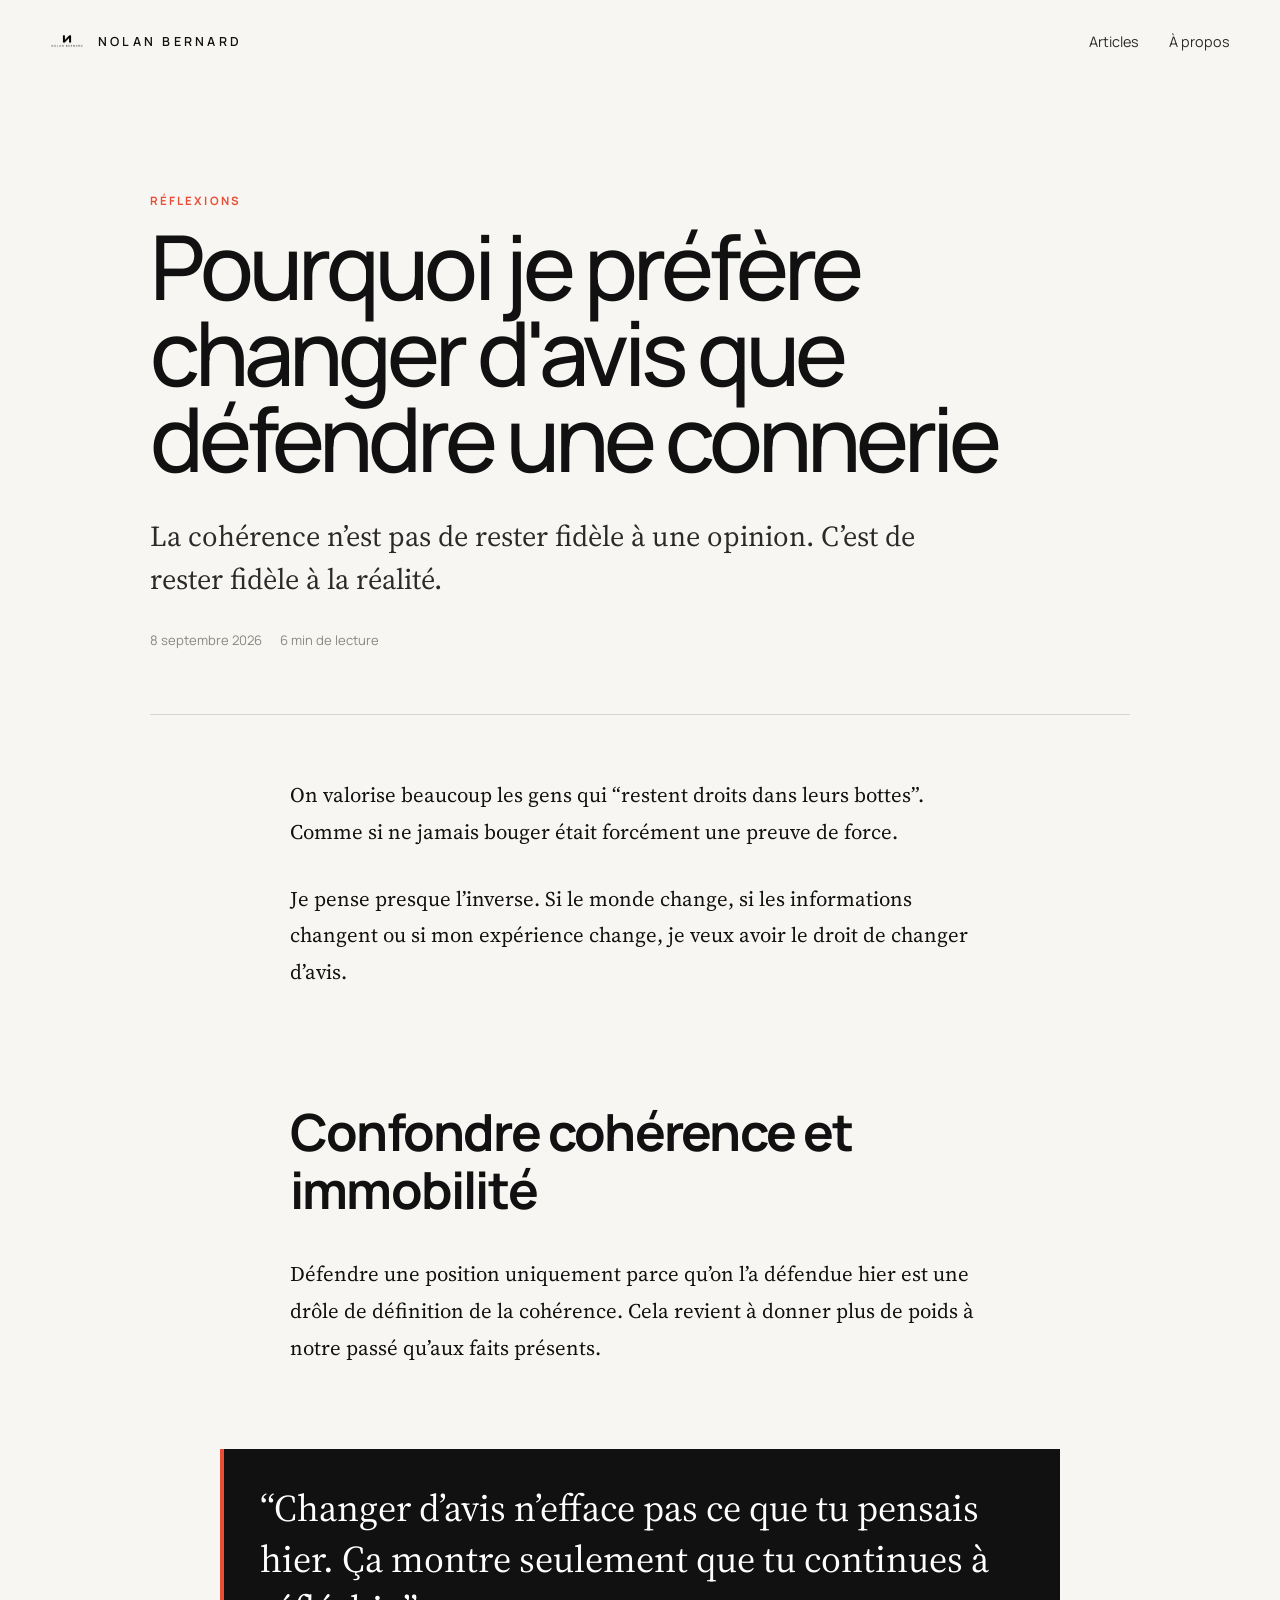
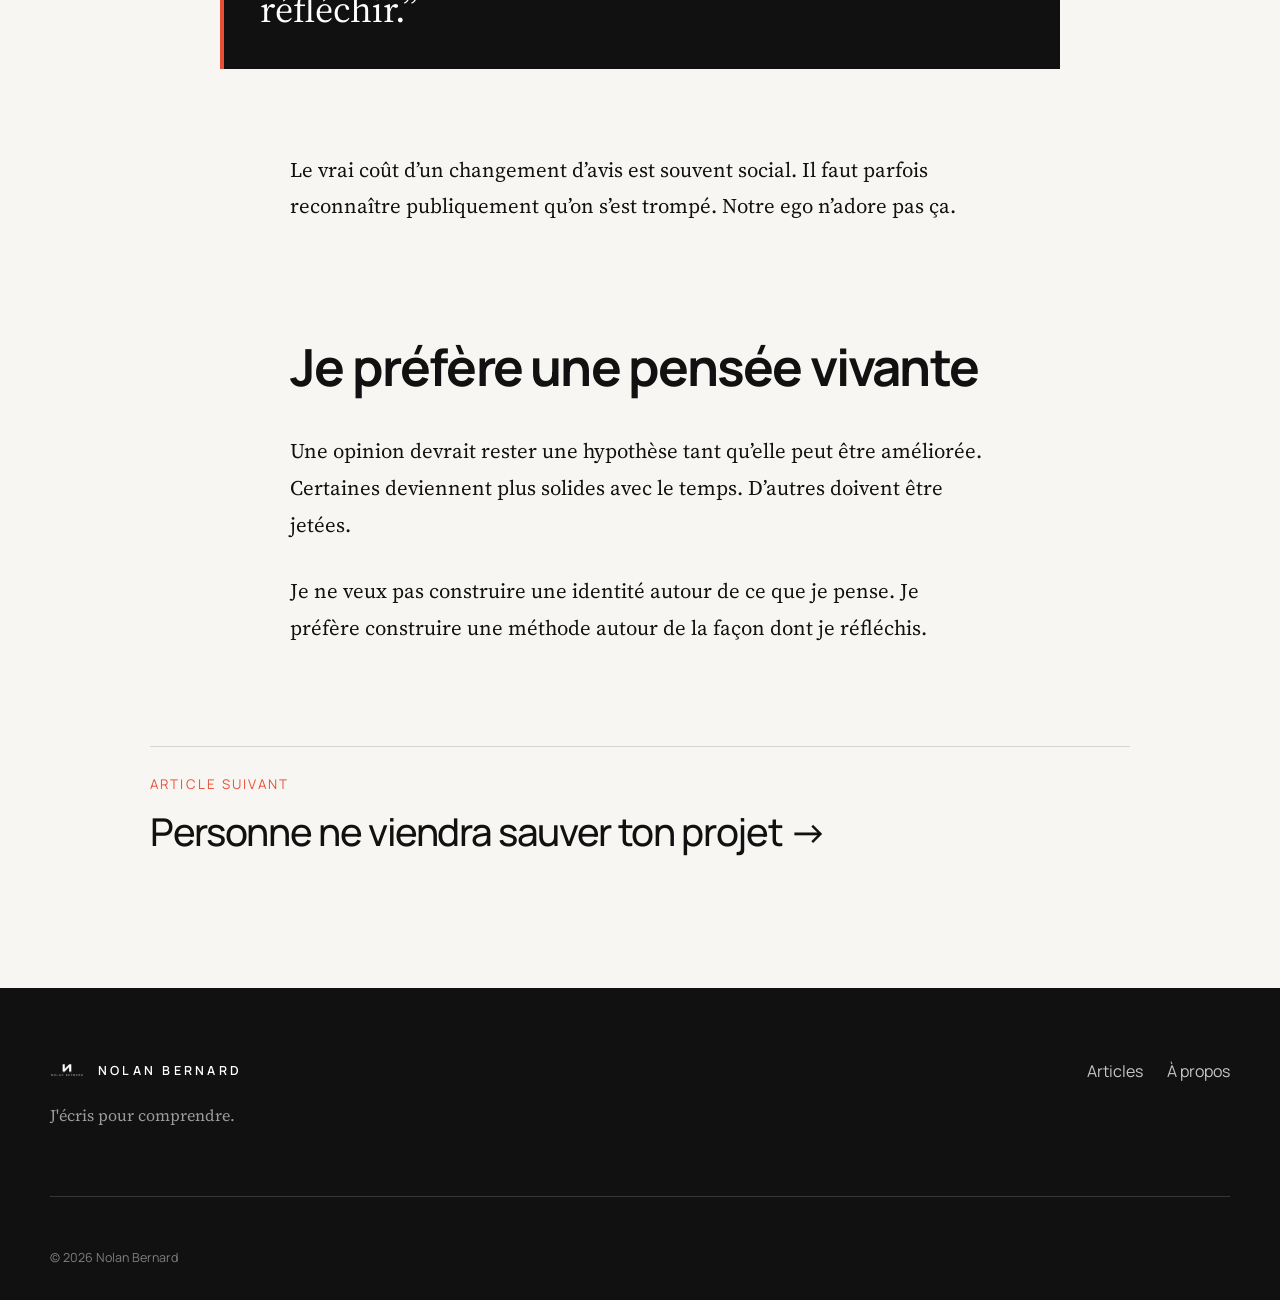
<file: articles/changer-davis.html>
<!DOCTYPE html>
<html lang="fr">
<head>
  <meta charset="UTF-8">
  <meta name="viewport" content="width=device-width, initial-scale=1.0">
  <title>Pourquoi je préfère changer d'avis que défendre une connerie — Nolan Bernard</title>
  <meta name="description" content="La cohérence n’est pas de rester fidèle à une opinion. C’est de rester fidèle à la réalité.">
  <meta property="og:title" content="Pourquoi je préfère changer d'avis que défendre une connerie — Nolan Bernard">
  <meta property="og:description" content="La cohérence n’est pas de rester fidèle à une opinion. C’est de rester fidèle à la réalité.">
  <meta property="og:type" content="article">
  <meta property="og:image" content="../assets/logo-black.png">
  <link rel="icon" href="../assets/favicon.png" type="image/png">
  <link rel="preconnect" href="https://fonts.googleapis.com">
  <link rel="preconnect" href="https://fonts.gstatic.com" crossorigin>
  <link href="https://fonts.googleapis.com/css2?family=Manrope:wght@400;500;600;700&family=Source+Serif+4:opsz,wght@8..60,400;8..60,500;8..60,600&display=swap" rel="stylesheet">
  <link rel="stylesheet" href="../style.css">
</head>
<body>
  <header class="site-header" data-header>
    <div class="shell header-inner">
      <a class="brand" href="../index.html" aria-label="Accueil Nolan Bernard"><img src="../assets/logo-black.png" alt="Logo Nolan Bernard" class="brand-logo" onerror="this.hidden=true"><span class="brand-wordmark">NOLAN BERNARD</span></a>
      <button class="menu-toggle" type="button" aria-label="Ouvrir le menu" aria-expanded="false" aria-controls="main-nav" data-menu-toggle><span></span><span></span></button>
      <nav class="main-nav" id="main-nav" aria-label="Navigation principale" data-nav><a href="../articles.html">Articles</a><a href="../a-propos.html">À propos</a></nav>
    </div>
  </header>
  <main class="article-page">
    <article>
      <header class="article-hero reveal">
        <p class="category">Réflexions</p>
        <h1>Pourquoi je préfère changer d'avis que défendre une connerie</h1>
        <p class="article-deck">La cohérence n’est pas de rester fidèle à une opinion. C’est de rester fidèle à la réalité.</p>
        <div class="article-meta"><time datetime="2026-09-08">8 septembre 2026</time><span>6 min de lecture</span></div>
      </header>
      <hr class="article-rule">
      <div class="article-body reveal">
        <p>On valorise beaucoup les gens qui “restent droits dans leurs bottes”. Comme si ne jamais bouger était forcément une preuve de force.</p>
        <p>Je pense presque l’inverse. Si le monde change, si les informations changent ou si mon expérience change, je veux avoir le droit de changer d’avis.</p>
        <h2>Confondre cohérence et immobilité</h2>
        <p>Défendre une position uniquement parce qu’on l’a défendue hier est une drôle de définition de la cohérence. Cela revient à donner plus de poids à notre passé qu’aux faits présents.</p>
        <blockquote>“Changer d’avis n’efface pas ce que tu pensais hier. Ça montre seulement que tu continues à réfléchir.”</blockquote>
        <p>Le vrai coût d’un changement d’avis est souvent social. Il faut parfois reconnaître publiquement qu’on s’est trompé. Notre ego n’adore pas ça.</p>
        <h2>Je préfère une pensée vivante</h2>
        <p>Une opinion devrait rester une hypothèse tant qu’elle peut être améliorée. Certaines deviennent plus solides avec le temps. D’autres doivent être jetées.</p>
        <p>Je ne veux pas construire une identité autour de ce que je pense. Je préfère construire une méthode autour de la façon dont je réfléchis.</p>
      </div>
      <nav class="article-next reveal" aria-label="Article suivant">
        <a href="personne-ne-viendra-sauver-ton-projet.html"><small>Article suivant</small><strong>Personne ne viendra sauver ton projet →</strong></a>
      </nav>
    </article>
  </main>
  <footer class="site-footer">
    <div class="shell footer-grid">
      <div><a class="footer-brand" href="../index.html"><img src="../assets/logo-white.png" alt="Logo Nolan Bernard" onerror="this.hidden=true"><span>NOLAN BERNARD</span></a><p>J'écris pour comprendre.</p></div>
      <div class="footer-links"><a href="../articles.html">Articles</a><a href="../a-propos.html">À propos</a></div>
      <div class="footer-bottom"><span>© <span data-year></span> Nolan Bernard</span></div>
    </div>
  </footer>
  <script src="../script.js" defer></script>
</body>
</html>
</file>
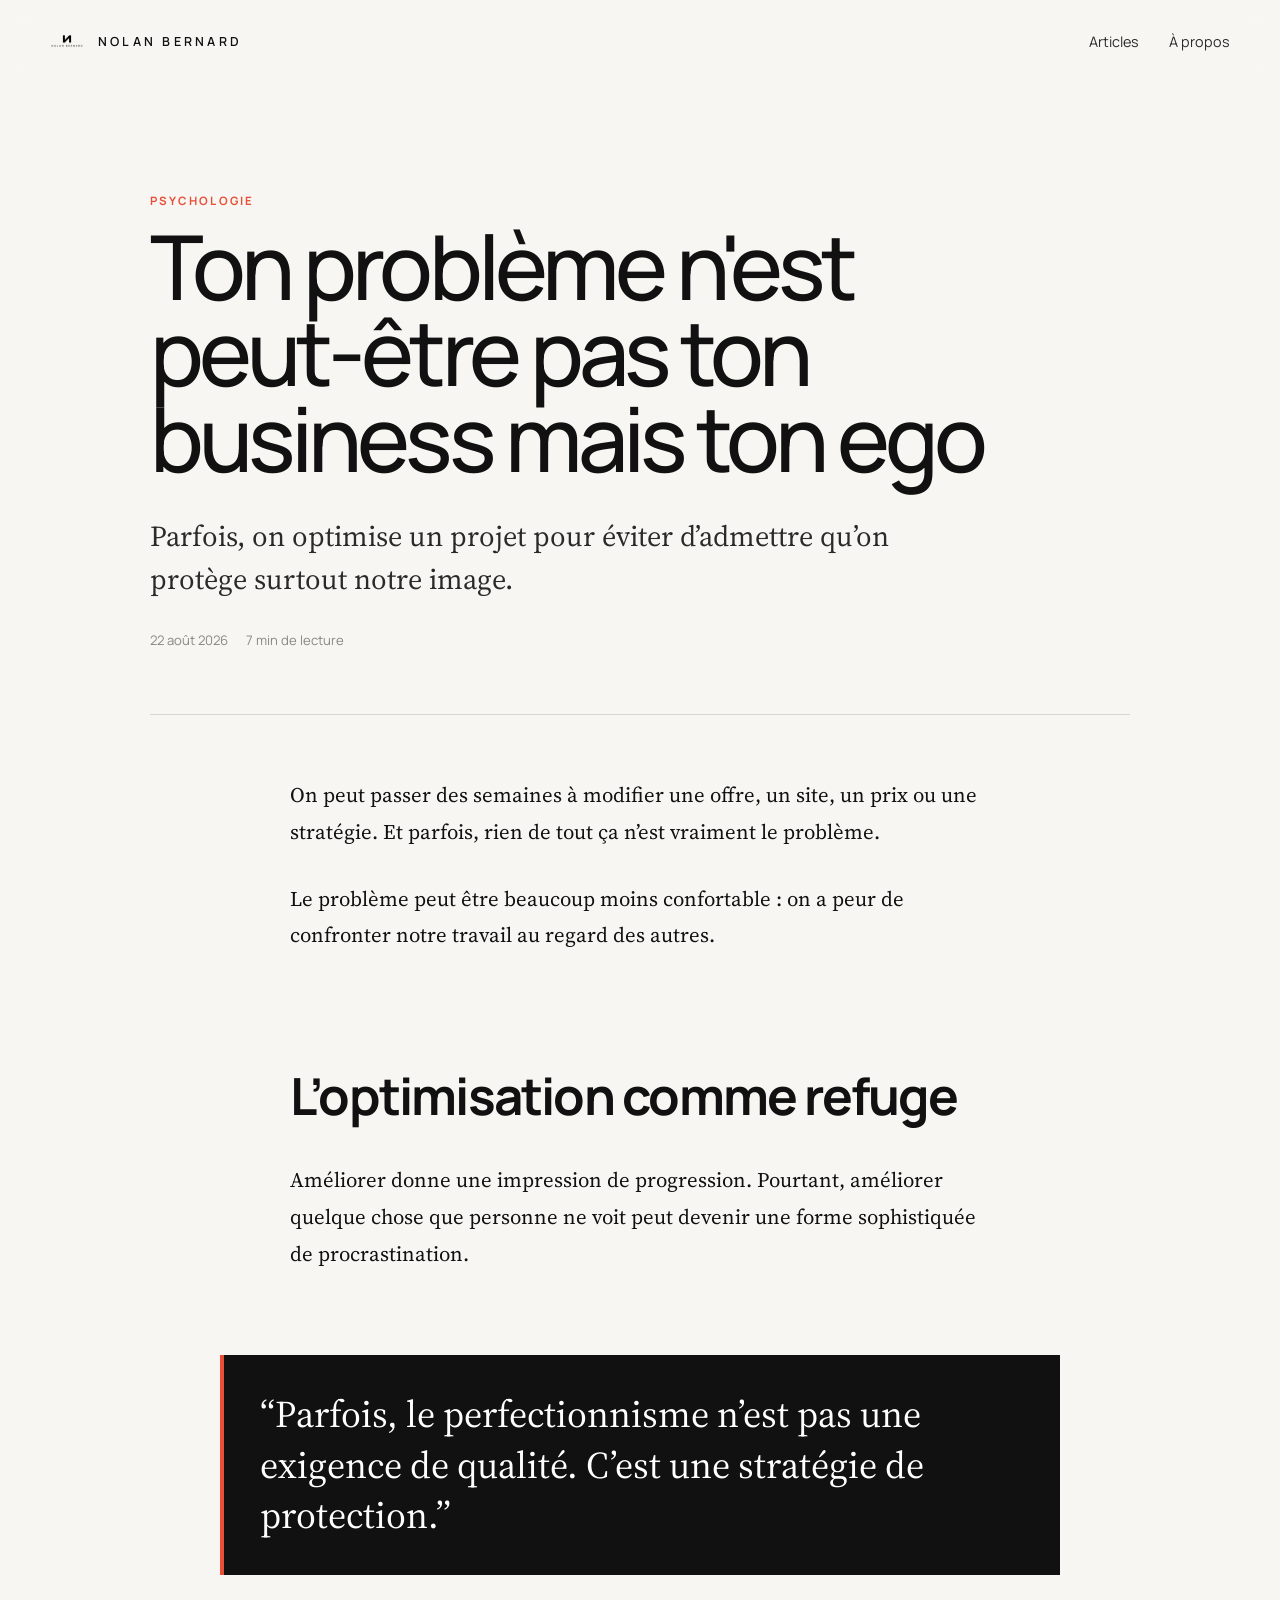
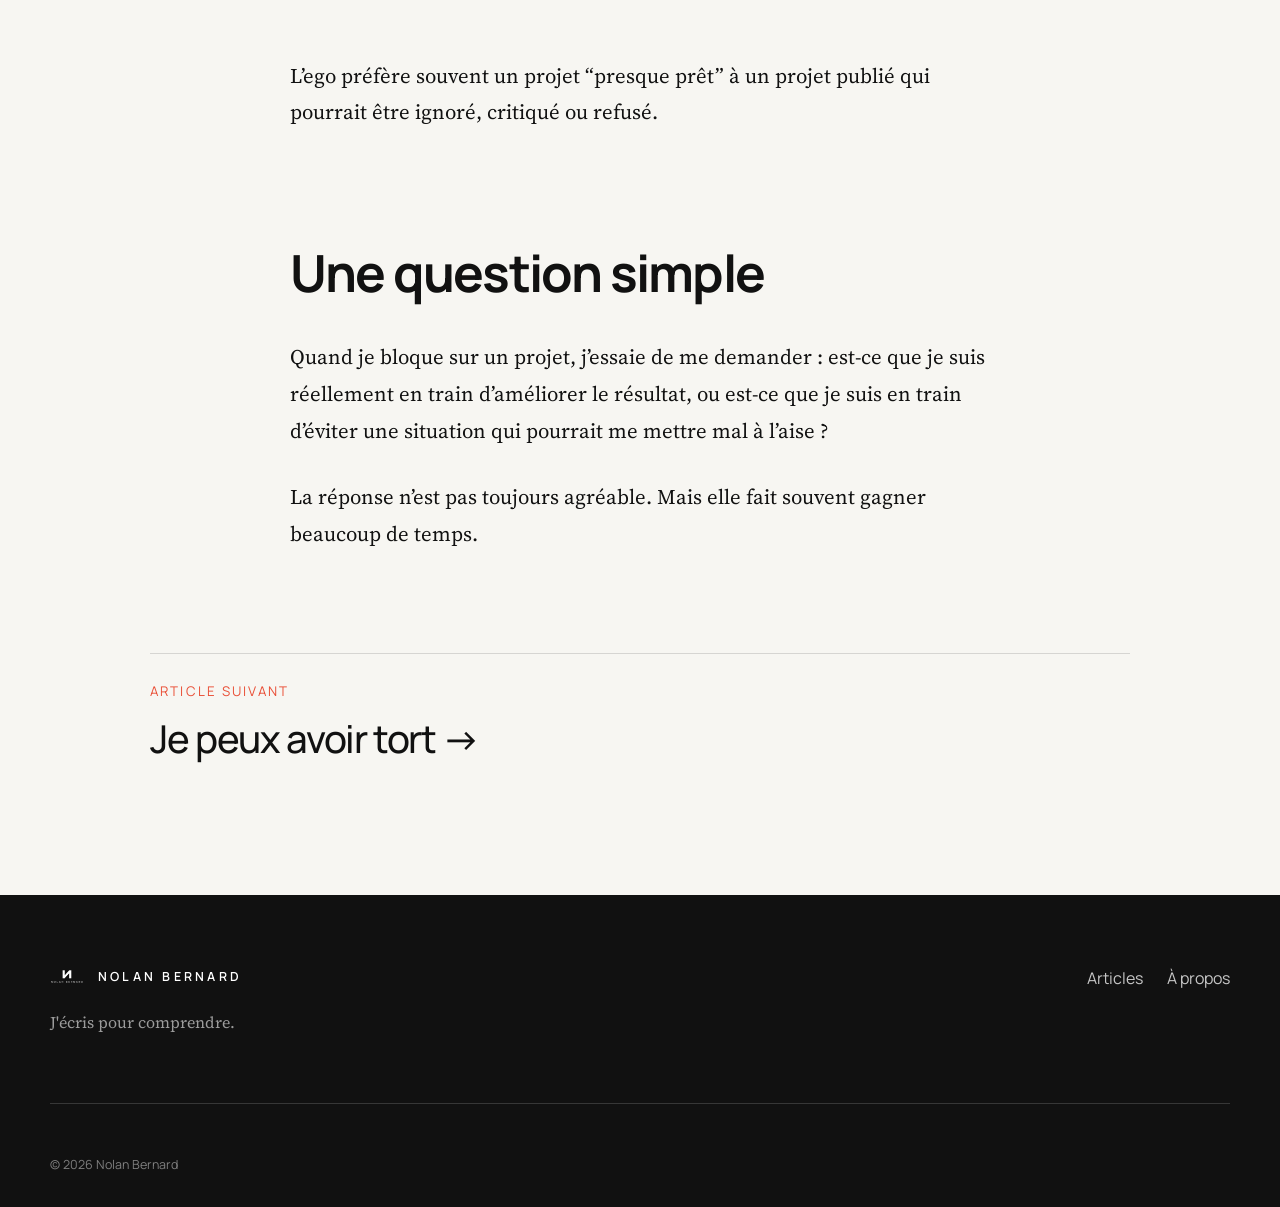
<file: articles/exemple-article.html>
<!DOCTYPE html>
<html lang="fr">
<head>
  <meta charset="UTF-8">
  <meta name="viewport" content="width=device-width, initial-scale=1.0">
  <title>Ton problème n'est peut-être pas ton business mais ton ego — Nolan Bernard</title>
  <meta name="description" content="Parfois, on optimise un projet pour éviter d’admettre qu’on protège surtout notre image.">
  <meta property="og:title" content="Ton problème n'est peut-être pas ton business mais ton ego — Nolan Bernard">
  <meta property="og:description" content="Parfois, on optimise un projet pour éviter d’admettre qu’on protège surtout notre image.">
  <meta property="og:type" content="article">
  <meta property="og:image" content="../assets/logo-black.png">
  <link rel="icon" href="../assets/favicon.png" type="image/png">
  <link rel="preconnect" href="https://fonts.googleapis.com">
  <link rel="preconnect" href="https://fonts.gstatic.com" crossorigin>
  <link href="https://fonts.googleapis.com/css2?family=Manrope:wght@400;500;600;700&family=Source+Serif+4:opsz,wght@8..60,400;8..60,500;8..60,600&display=swap" rel="stylesheet">
  <link rel="stylesheet" href="../style.css">
</head>
<body>
  <header class="site-header" data-header>
    <div class="shell header-inner">
      <a class="brand" href="../index.html" aria-label="Accueil Nolan Bernard"><img src="../assets/logo-black.png" alt="Logo Nolan Bernard" class="brand-logo" onerror="this.hidden=true"><span class="brand-wordmark">NOLAN BERNARD</span></a>
      <button class="menu-toggle" type="button" aria-label="Ouvrir le menu" aria-expanded="false" aria-controls="main-nav" data-menu-toggle><span></span><span></span></button>
      <nav class="main-nav" id="main-nav" aria-label="Navigation principale" data-nav><a href="../articles.html">Articles</a><a href="../a-propos.html">À propos</a></nav>
    </div>
  </header>
  <main class="article-page">
    <article>
      <header class="article-hero reveal">
        <p class="category">Psychologie</p>
        <h1>Ton problème n'est peut-être pas ton business mais ton ego</h1>
        <p class="article-deck">Parfois, on optimise un projet pour éviter d’admettre qu’on protège surtout notre image.</p>
        <div class="article-meta"><time datetime="2026-08-22">22 août 2026</time><span>7 min de lecture</span></div>
      </header>
      <hr class="article-rule">
      <div class="article-body reveal">
        <p>On peut passer des semaines à modifier une offre, un site, un prix ou une stratégie. Et parfois, rien de tout ça n’est vraiment le problème.</p>
        <p>Le problème peut être beaucoup moins confortable : on a peur de confronter notre travail au regard des autres.</p>
        <h2>L’optimisation comme refuge</h2>
        <p>Améliorer donne une impression de progression. Pourtant, améliorer quelque chose que personne ne voit peut devenir une forme sophistiquée de procrastination.</p>
        <blockquote>“Parfois, le perfectionnisme n’est pas une exigence de qualité. C’est une stratégie de protection.”</blockquote>
        <p>L’ego préfère souvent un projet “presque prêt” à un projet publié qui pourrait être ignoré, critiqué ou refusé.</p>
        <h2>Une question simple</h2>
        <p>Quand je bloque sur un projet, j’essaie de me demander : est-ce que je suis réellement en train d’améliorer le résultat, ou est-ce que je suis en train d’éviter une situation qui pourrait me mettre mal à l’aise ?</p>
        <p>La réponse n’est pas toujours agréable. Mais elle fait souvent gagner beaucoup de temps.</p>
      </div>
      <nav class="article-next reveal" aria-label="Article suivant">
        <a href="je-peux-avoir-tort.html"><small>Article suivant</small><strong>Je peux avoir tort →</strong></a>
      </nav>
    </article>
  </main>
  <footer class="site-footer">
    <div class="shell footer-grid">
      <div><a class="footer-brand" href="../index.html"><img src="../assets/logo-white.png" alt="Logo Nolan Bernard" onerror="this.hidden=true"><span>NOLAN BERNARD</span></a><p>J'écris pour comprendre.</p></div>
      <div class="footer-links"><a href="../articles.html">Articles</a><a href="../a-propos.html">À propos</a></div>
      <div class="footer-bottom"><span>© <span data-year></span> Nolan Bernard</span></div>
    </div>
  </footer>
  <script src="../script.js" defer></script>
</body>
</html>
</file>
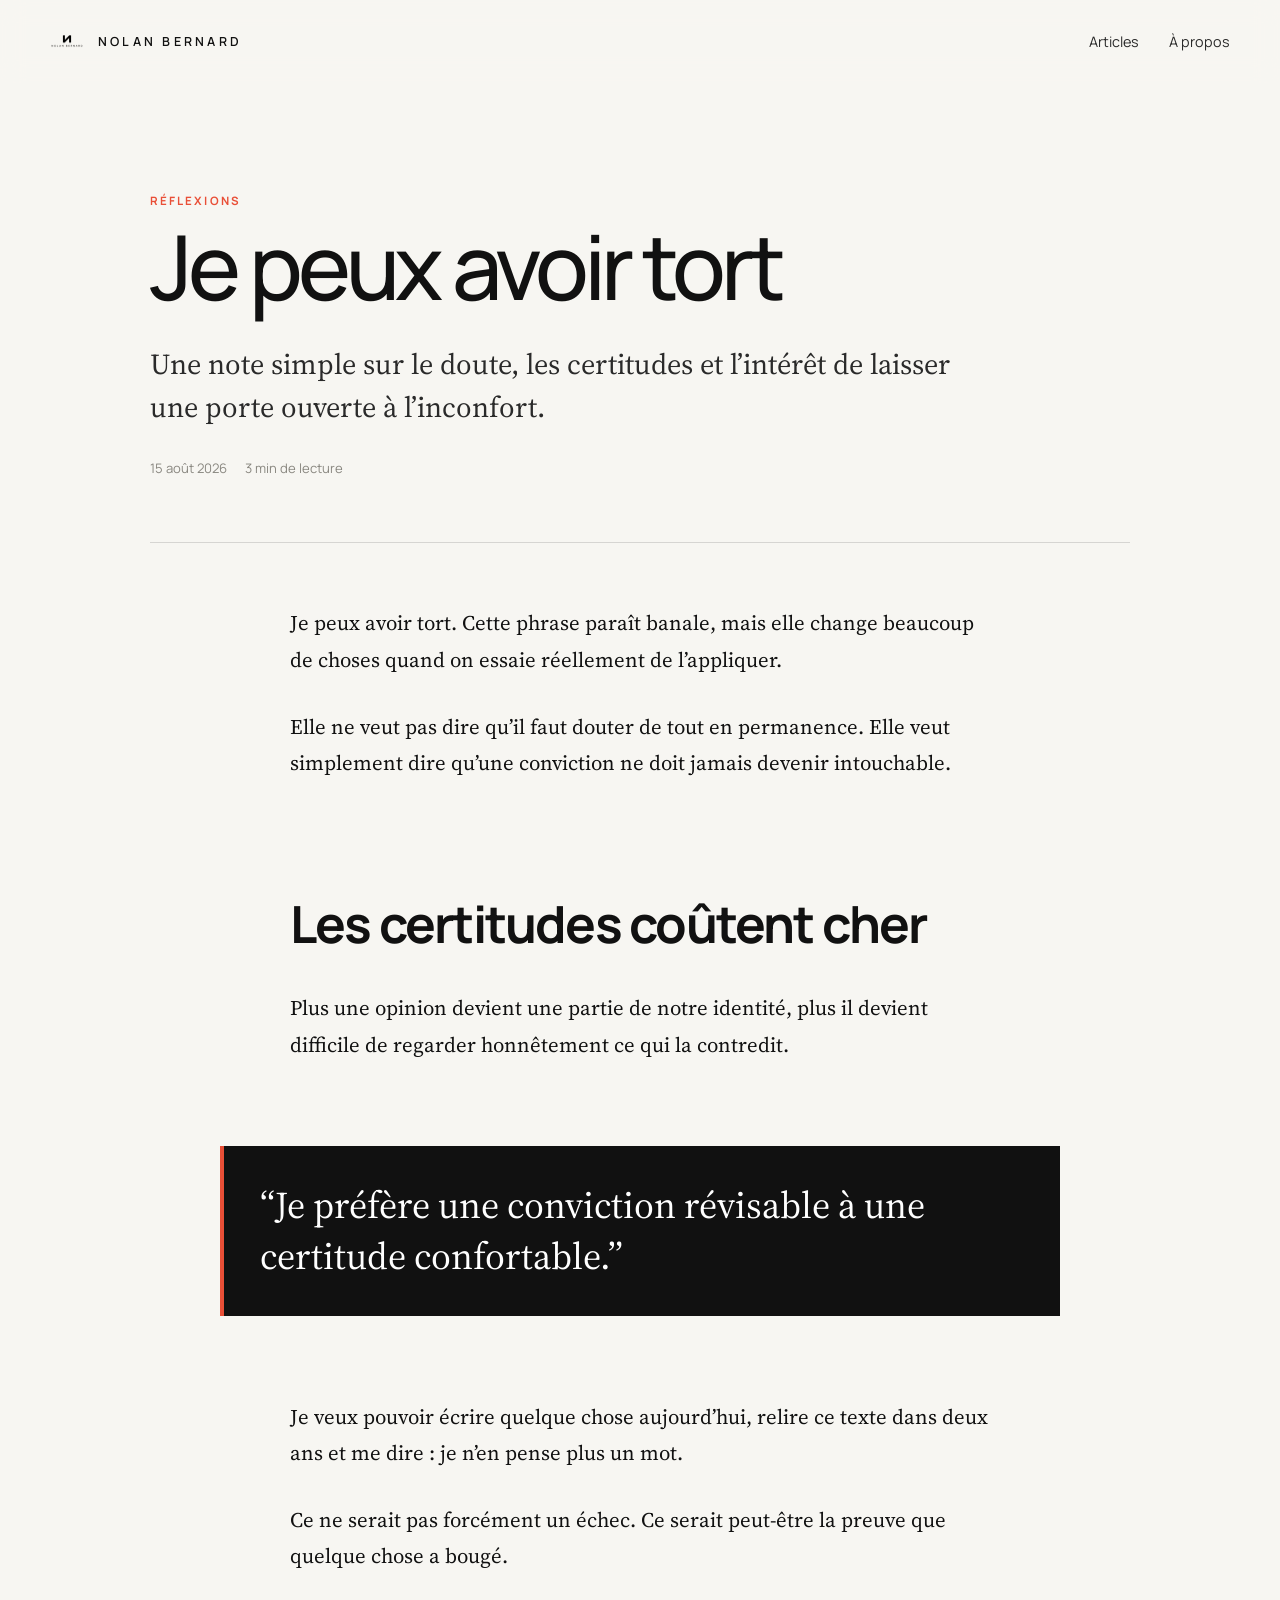
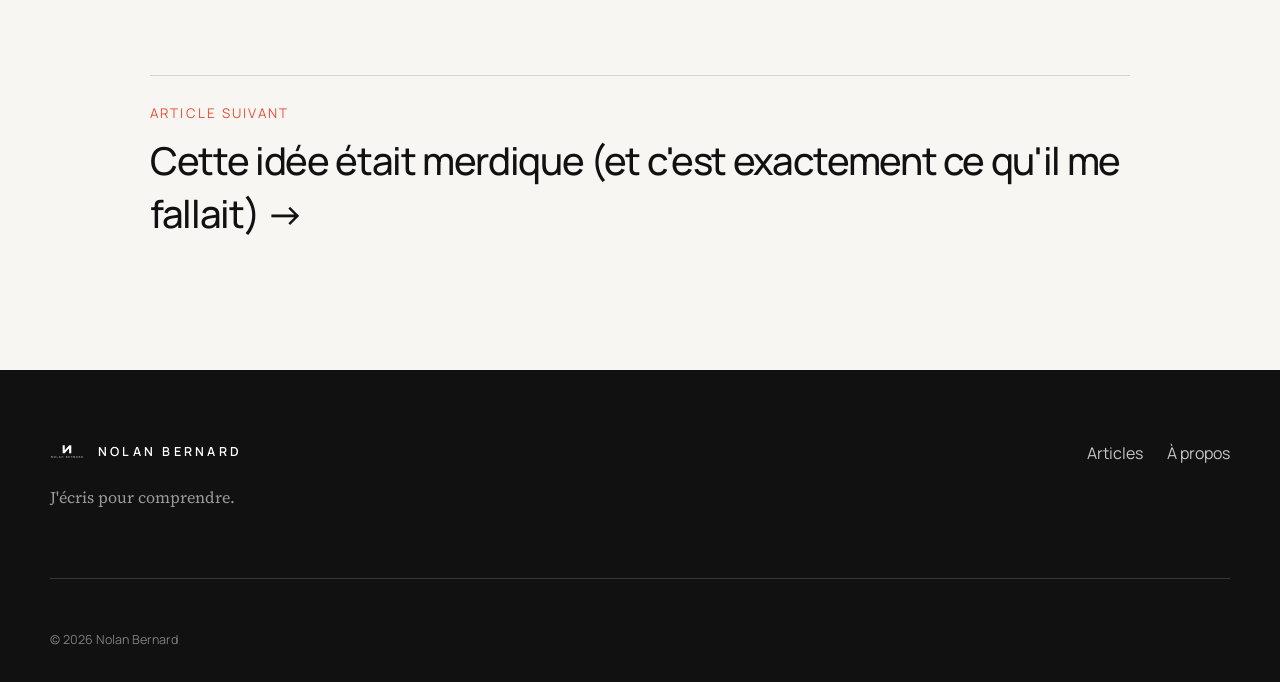
<file: articles/je-peux-avoir-tort.html>
<!DOCTYPE html>
<html lang="fr">
<head>
  <meta charset="UTF-8">
  <meta name="viewport" content="width=device-width, initial-scale=1.0">
  <title>Je peux avoir tort — Nolan Bernard</title>
  <meta name="description" content="Une note simple sur le doute, les certitudes et l’intérêt de laisser une porte ouverte à l’inconfort.">
  <meta property="og:title" content="Je peux avoir tort — Nolan Bernard">
  <meta property="og:description" content="Une note simple sur le doute, les certitudes et l’intérêt de laisser une porte ouverte à l’inconfort.">
  <meta property="og:type" content="article">
  <meta property="og:image" content="../assets/logo-black.png">
  <link rel="icon" href="../assets/favicon.png" type="image/png">
  <link rel="preconnect" href="https://fonts.googleapis.com">
  <link rel="preconnect" href="https://fonts.gstatic.com" crossorigin>
  <link href="https://fonts.googleapis.com/css2?family=Manrope:wght@400;500;600;700&family=Source+Serif+4:opsz,wght@8..60,400;8..60,500;8..60,600&display=swap" rel="stylesheet">
  <link rel="stylesheet" href="../style.css">
</head>
<body>
  <header class="site-header" data-header>
    <div class="shell header-inner">
      <a class="brand" href="../index.html" aria-label="Accueil Nolan Bernard"><img src="../assets/logo-black.png" alt="Logo Nolan Bernard" class="brand-logo" onerror="this.hidden=true"><span class="brand-wordmark">NOLAN BERNARD</span></a>
      <button class="menu-toggle" type="button" aria-label="Ouvrir le menu" aria-expanded="false" aria-controls="main-nav" data-menu-toggle><span></span><span></span></button>
      <nav class="main-nav" id="main-nav" aria-label="Navigation principale" data-nav><a href="../articles.html">Articles</a><a href="../a-propos.html">À propos</a></nav>
    </div>
  </header>
  <main class="article-page">
    <article>
      <header class="article-hero reveal">
        <p class="category">Réflexions</p>
        <h1>Je peux avoir tort</h1>
        <p class="article-deck">Une note simple sur le doute, les certitudes et l’intérêt de laisser une porte ouverte à l’inconfort.</p>
        <div class="article-meta"><time datetime="2026-08-15">15 août 2026</time><span>3 min de lecture</span></div>
      </header>
      <hr class="article-rule">
      <div class="article-body reveal">
        <p>Je peux avoir tort. Cette phrase paraît banale, mais elle change beaucoup de choses quand on essaie réellement de l’appliquer.</p>
        <p>Elle ne veut pas dire qu’il faut douter de tout en permanence. Elle veut simplement dire qu’une conviction ne doit jamais devenir intouchable.</p>
        <h2>Les certitudes coûtent cher</h2>
        <p>Plus une opinion devient une partie de notre identité, plus il devient difficile de regarder honnêtement ce qui la contredit.</p>
        <blockquote>“Je préfère une conviction révisable à une certitude confortable.”</blockquote>
        <p>Je veux pouvoir écrire quelque chose aujourd’hui, relire ce texte dans deux ans et me dire : je n’en pense plus un mot.</p>
        <p>Ce ne serait pas forcément un échec. Ce serait peut-être la preuve que quelque chose a bougé.</p>
      </div>
      <nav class="article-next reveal" aria-label="Article suivant">
        <a href="cette-idee-etait-merdique.html"><small>Article suivant</small><strong>Cette idée était merdique (et c'est exactement ce qu'il me fallait) →</strong></a>
      </nav>
    </article>
  </main>
  <footer class="site-footer">
    <div class="shell footer-grid">
      <div><a class="footer-brand" href="../index.html"><img src="../assets/logo-white.png" alt="Logo Nolan Bernard" onerror="this.hidden=true"><span>NOLAN BERNARD</span></a><p>J'écris pour comprendre.</p></div>
      <div class="footer-links"><a href="../articles.html">Articles</a><a href="../a-propos.html">À propos</a></div>
      <div class="footer-bottom"><span>© <span data-year></span> Nolan Bernard</span></div>
    </div>
  </footer>
  <script src="../script.js" defer></script>
</body>
</html>
</file>
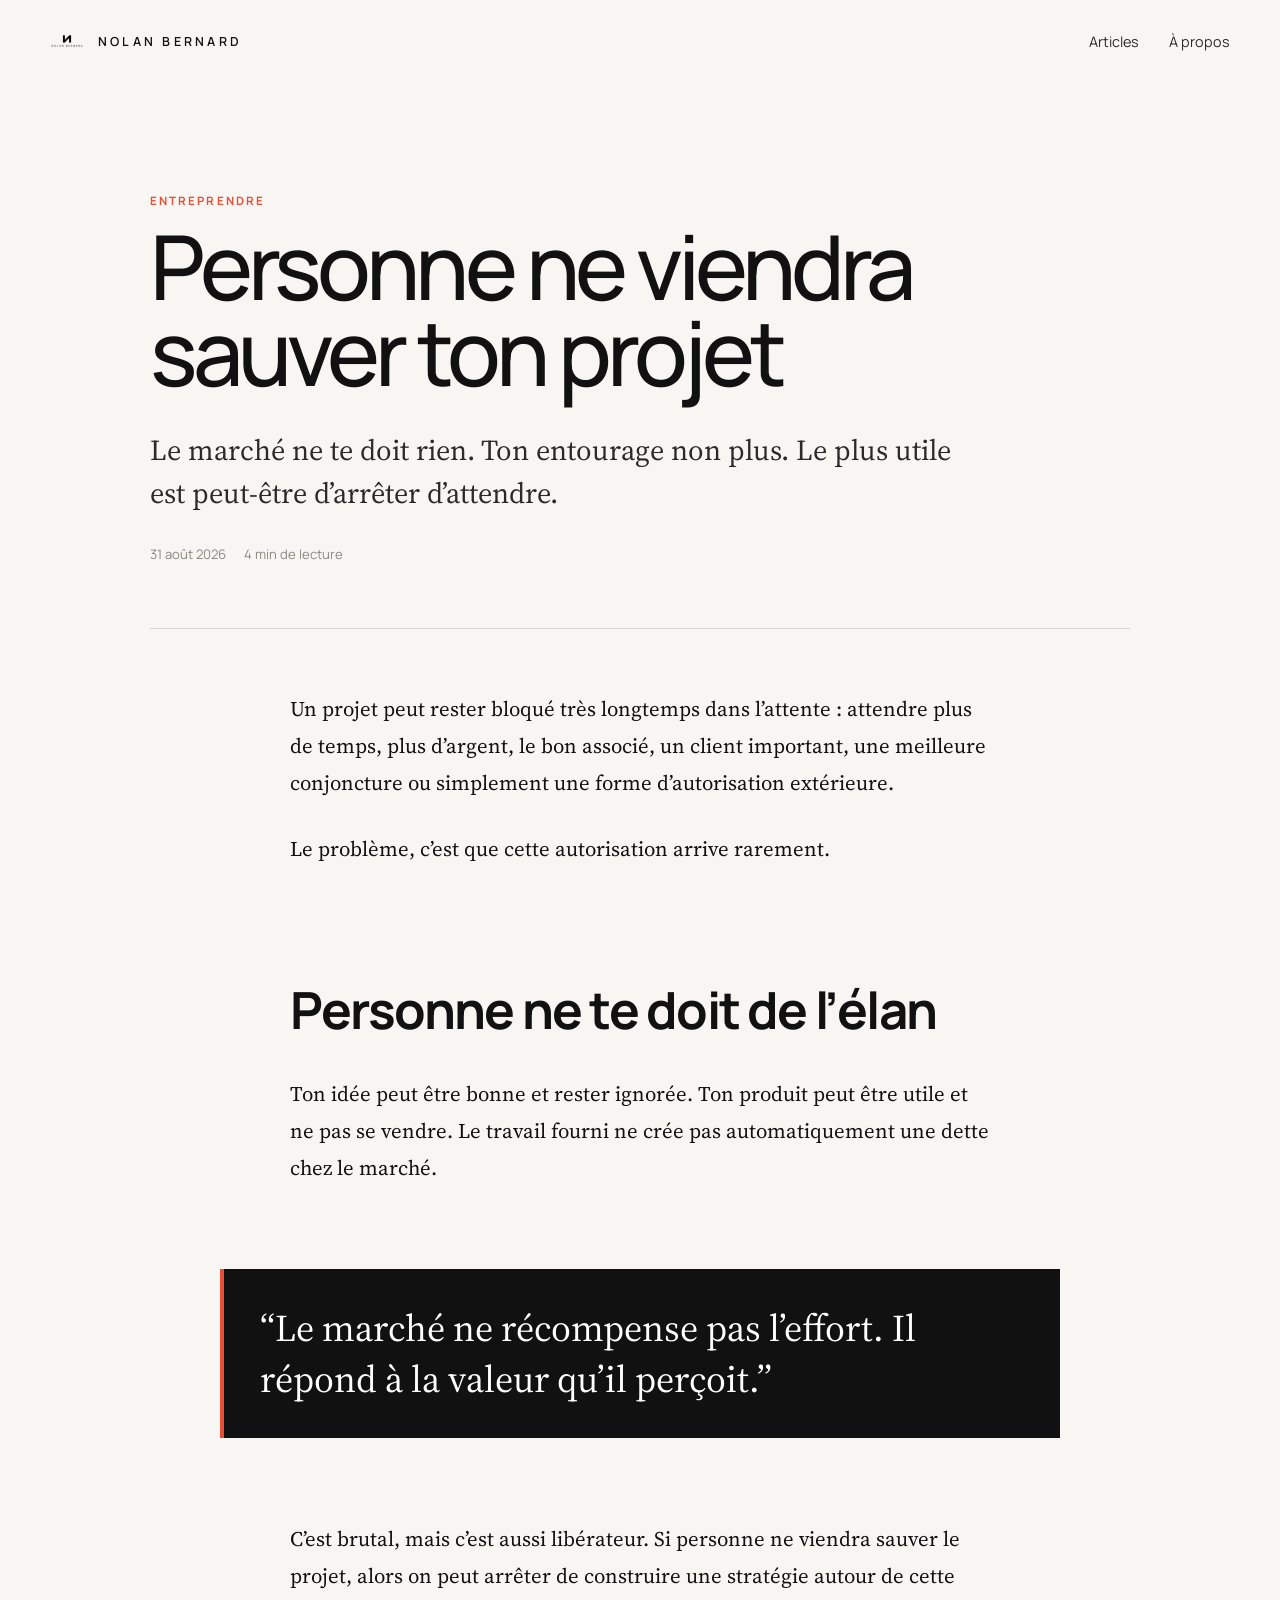
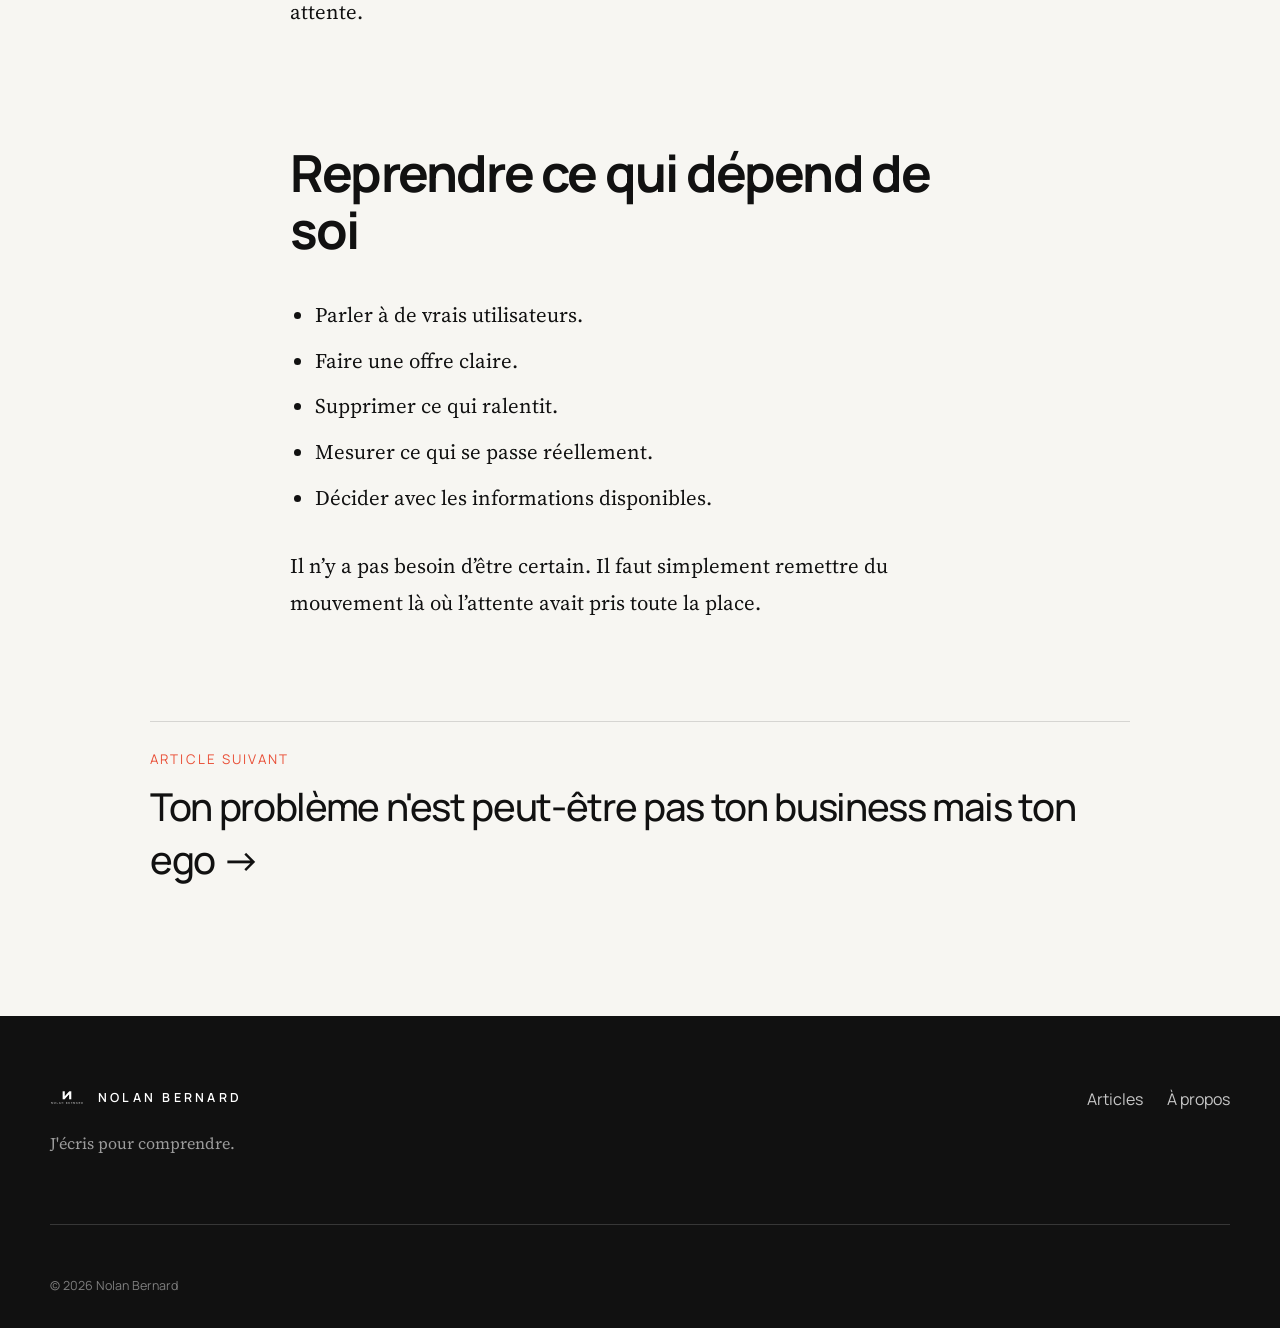
<file: articles/personne-ne-viendra-sauver-ton-projet.html>
<!DOCTYPE html>
<html lang="fr">
<head>
  <meta charset="UTF-8">
  <meta name="viewport" content="width=device-width, initial-scale=1.0">
  <title>Personne ne viendra sauver ton projet — Nolan Bernard</title>
  <meta name="description" content="Le marché ne te doit rien. Ton entourage non plus. Le plus utile est peut-être d’arrêter d’attendre.">
  <meta property="og:title" content="Personne ne viendra sauver ton projet — Nolan Bernard">
  <meta property="og:description" content="Le marché ne te doit rien. Ton entourage non plus. Le plus utile est peut-être d’arrêter d’attendre.">
  <meta property="og:type" content="article">
  <meta property="og:image" content="../assets/logo-black.png">
  <link rel="icon" href="../assets/favicon.png" type="image/png">
  <link rel="preconnect" href="https://fonts.googleapis.com">
  <link rel="preconnect" href="https://fonts.gstatic.com" crossorigin>
  <link href="https://fonts.googleapis.com/css2?family=Manrope:wght@400;500;600;700&family=Source+Serif+4:opsz,wght@8..60,400;8..60,500;8..60,600&display=swap" rel="stylesheet">
  <link rel="stylesheet" href="../style.css">
</head>
<body>
  <header class="site-header" data-header>
    <div class="shell header-inner">
      <a class="brand" href="../index.html" aria-label="Accueil Nolan Bernard"><img src="../assets/logo-black.png" alt="Logo Nolan Bernard" class="brand-logo" onerror="this.hidden=true"><span class="brand-wordmark">NOLAN BERNARD</span></a>
      <button class="menu-toggle" type="button" aria-label="Ouvrir le menu" aria-expanded="false" aria-controls="main-nav" data-menu-toggle><span></span><span></span></button>
      <nav class="main-nav" id="main-nav" aria-label="Navigation principale" data-nav><a href="../articles.html">Articles</a><a href="../a-propos.html">À propos</a></nav>
    </div>
  </header>
  <main class="article-page">
    <article>
      <header class="article-hero reveal">
        <p class="category">Entreprendre</p>
        <h1>Personne ne viendra sauver ton projet</h1>
        <p class="article-deck">Le marché ne te doit rien. Ton entourage non plus. Le plus utile est peut-être d’arrêter d’attendre.</p>
        <div class="article-meta"><time datetime="2026-08-31">31 août 2026</time><span>4 min de lecture</span></div>
      </header>
      <hr class="article-rule">
      <div class="article-body reveal">
        <p>Un projet peut rester bloqué très longtemps dans l’attente : attendre plus de temps, plus d’argent, le bon associé, un client important, une meilleure conjoncture ou simplement une forme d’autorisation extérieure.</p>
        <p>Le problème, c’est que cette autorisation arrive rarement.</p>
        <h2>Personne ne te doit de l’élan</h2>
        <p>Ton idée peut être bonne et rester ignorée. Ton produit peut être utile et ne pas se vendre. Le travail fourni ne crée pas automatiquement une dette chez le marché.</p>
        <blockquote>“Le marché ne récompense pas l’effort. Il répond à la valeur qu’il perçoit.”</blockquote>
        <p>C’est brutal, mais c’est aussi libérateur. Si personne ne viendra sauver le projet, alors on peut arrêter de construire une stratégie autour de cette attente.</p>
        <h2>Reprendre ce qui dépend de soi</h2>
        <ul><li>Parler à de vrais utilisateurs.</li><li>Faire une offre claire.</li><li>Supprimer ce qui ralentit.</li><li>Mesurer ce qui se passe réellement.</li><li>Décider avec les informations disponibles.</li></ul>
        <p>Il n’y a pas besoin d’être certain. Il faut simplement remettre du mouvement là où l’attente avait pris toute la place.</p>
      </div>
      <nav class="article-next reveal" aria-label="Article suivant">
        <a href="exemple-article.html"><small>Article suivant</small><strong>Ton problème n'est peut-être pas ton business mais ton ego →</strong></a>
      </nav>
    </article>
  </main>
  <footer class="site-footer">
    <div class="shell footer-grid">
      <div><a class="footer-brand" href="../index.html"><img src="../assets/logo-white.png" alt="Logo Nolan Bernard" onerror="this.hidden=true"><span>NOLAN BERNARD</span></a><p>J'écris pour comprendre.</p></div>
      <div class="footer-links"><a href="../articles.html">Articles</a><a href="../a-propos.html">À propos</a></div>
      <div class="footer-bottom"><span>© <span data-year></span> Nolan Bernard</span></div>
    </div>
  </footer>
  <script src="../script.js" defer></script>
</body>
</html>
</file>
<file: style.css>
:root {
  --ink: #111111;
  --paper: #F7F6F2;
  --white: #FFFFFF;
  --muted: #8A8881;
  --charcoal: #2A2A2A;
  --accent: #E94F37;
  --line: rgba(17, 17, 17, 0.14);

  --shell: min(1180px, calc(100% - 48px));

  --serif: "Source Serif 4", Georgia, serif;
  --sans: "Manrope", Arial, sans-serif;
}


/* ========================================
   BASE
======================================== */

* {
  box-sizing: border-box;
}

html {
  scroll-behavior: smooth;
}

body {
  margin: 0;
  background: var(--paper);
  color: var(--ink);
  font-family: var(--sans);
  -webkit-font-smoothing: antialiased;
}

body.menu-open {
  overflow: hidden;
}

img {
  display: block;
  max-width: 100%;
}

a {
  color: inherit;
}

button,
input {
  font: inherit;
}

button {
  color: inherit;
}

::selection {
  background: var(--ink);
  color: var(--white);
}

.shell {
  width: var(--shell);
  margin-inline: auto;
}

.sr-only {
  position: absolute;
  width: 1px;
  height: 1px;
  padding: 0;
  margin: -1px;
  overflow: hidden;
  clip: rect(0, 0, 0, 0);
  white-space: nowrap;
  border: 0;
}

:focus-visible {
  outline: 2px solid var(--accent);
  outline-offset: 4px;
}


/* ========================================
   HEADER
======================================== */

.site-header {
  position: sticky;
  top: 0;
  z-index: 50;

  background: rgba(247, 246, 242, 0.88);
  backdrop-filter: blur(12px);

  border-bottom: 1px solid transparent;

  transition:
    border-color 0.25s ease,
    background 0.25s ease;
}

.site-header.is-scrolled {
  border-bottom-color: var(--line);
}

.header-inner {
  min-height: 82px;

  display: flex;
  align-items: center;
  justify-content: space-between;

  gap: 32px;
}

.brand,
.footer-brand {
  display: inline-flex;
  align-items: center;
  gap: 14px;

  text-decoration: none;
}

.brand-logo {
  width: 34px;
  max-height: 36px;
  object-fit: contain;
}

.brand-wordmark,
.footer-brand span {
  font-size: 0.78rem;
  letter-spacing: 0.26em;
  font-weight: 600;
}


/* ========================================
   NAVIGATION
======================================== */

.main-nav {
  display: flex;
  align-items: center;
  gap: 30px;
}

.main-nav a {
  position: relative;

  font-size: 0.9rem;
  color: var(--charcoal);

  text-decoration: none;
}

.main-nav a::after {
  content: "";

  position: absolute;
  left: 0;
  right: 100%;
  bottom: -5px;

  height: 1px;

  background: var(--accent);

  transition: right 0.2s ease;
}

.main-nav a:hover::after,
.main-nav a[aria-current="page"]::after {
  right: 0;
}

.menu-toggle {
  display: none;
}


/* ========================================
   PETITS TITRES
======================================== */

.eyebrow,
.category {
  margin: 0 0 14px;

  font-size: 0.72rem;
  line-height: 1.4;

  text-transform: uppercase;
  letter-spacing: 0.18em;

  font-weight: 700;

  color: var(--accent);
}


/* ========================================
   HERO ACCUEIL
======================================== */

.hero {
  min-height: 78vh;

  display: grid;

  grid-template-columns:
    minmax(0, 1.25fr)
    minmax(300px, 0.75fr);

  align-items: center;

  gap: 70px;

  padding-top: 100px;
  padding-bottom: 90px;
}

.hero-copy {
  min-width: 0;
}

.hero h1,
.page-intro h1,
.about h1,
.article-hero h1 {
  margin: 0;

  font-weight: 500;

  letter-spacing: -0.055em;

  line-height: 0.96;
}

.hero h1 {
  max-width: 830px;

  font-size: clamp(
    4rem,
    7vw,
    7.8rem
  );
}

.hero-lead {
  max-width: 680px;

  margin: 34px 0 0;

  font-family: var(--serif);

  font-size: clamp(
    1.25rem,
    2vw,
    1.62rem
  );

  line-height: 1.5;

  color: var(--charcoal);
}

.hero-manifesto {
  margin: 28px 0 42px;

  font-size: 0.98rem;

  color: var(--muted);
}

.text-link {
  display: inline-flex;

  gap: 12px;

  align-items: center;

  text-decoration: none;

  border-bottom: 1px solid var(--ink);

  padding-bottom: 5px;

  transition:
    color 0.2s ease,
    border-color 0.2s ease;
}

.text-link:hover {
  color: var(--accent);
  border-color: var(--accent);
}


/* ========================================
   IMAGE HERO
======================================== */

.hero-visual {
  width: 100%;
  height: 600px;

  overflow: hidden;
}

.hero-image {
  width: 100%;
  height: 100%;

  object-fit: cover;

  object-position: center;

  display: block;

  filter: grayscale(100%);
}


/* ========================================
   MANIFESTE
======================================== */

.editorial-break {
  border-top: 1px solid var(--line);
  border-bottom: 1px solid var(--line);

  padding-block: 36px;
}

.editorial-break p {
  margin: 0;

  max-width: 900px;

  font-family: var(--serif);

  font-size: clamp(
    1.2rem,
    2vw,
    1.65rem
  );

  line-height: 1.5;
}


/* ========================================
   DERNIERS ARTICLES
======================================== */

.articles-section {
  padding-block: 118px;
}

.section-heading {
  display: flex;

  justify-content: space-between;
  align-items: end;

  margin-bottom: 42px;
}

.section-heading h2,
.closing-note h2 {
  margin: 0;

  font-size: clamp(
    2.5rem,
    5vw,
    5rem
  );

  line-height: 1;

  letter-spacing: -0.05em;

  font-weight: 500;
}

.featured-story {
  display: grid;

  grid-template-columns:
    minmax(0, 1fr)
    170px;

  gap: 60px;

  padding: 48px 0 58px;

  border-top: 2px solid var(--ink);
  border-bottom: 1px solid var(--line);
}

.featured-story h3,
.story-row h3,
.archive-item h2 {
  margin: 0;

  line-height: 1.08;

  letter-spacing: -0.035em;

  font-weight: 500;
}

.featured-story h3 {
  max-width: 880px;

  font-size: clamp(
    2.5rem,
    5vw,
    5.2rem
  );
}

.featured-story h3 span {
  color: var(--muted);
}

.featured-story h3 a,
.story-row h3 a,
.archive-item h2 a {
  text-decoration: none;
}

.featured-story h3 a:hover,
.story-row h3 a:hover,
.archive-item h2 a:hover {
  color: var(--accent);
}

.featured-story > div > p:not(.category),
.story-row > div > p:not(.category),
.archive-item-main > p {
  max-width: 690px;

  font-family: var(--serif);

  font-size: 1.13rem;

  line-height: 1.6;

  color: var(--charcoal);
}

.story-list {
  border-bottom: 1px solid var(--line);
}

.story-row {
  display: grid;

  grid-template-columns:
    minmax(0, 1fr)
    170px;

  gap: 60px;

  padding: 42px 0;

  border-top: 1px solid var(--line);
}

.story-row:first-child {
  border-top: 0;
}

.story-row h3 {
  max-width: 850px;

  font-size: clamp(
    1.8rem,
    3.4vw,
    3.3rem
  );
}

.story-meta {
  display: flex;

  flex-direction: column;

  gap: 8px;

  align-items: flex-start;

  color: var(--muted);

  font-size: 0.8rem;

  line-height: 1.4;
}

.section-end {
  padding-top: 38px;
}


/* ========================================
   CITATION
======================================== */

.quote-band {
  background: var(--ink);

  color: var(--white);

  padding-block: 100px;
}

.quote-band-inner {
  display: grid;

  grid-template-columns:
    4px
    minmax(0, 900px);

  gap: 34px;

  justify-content: center;
}

.quote-rule {
  background: var(--accent);
}

.quote-band blockquote {
  margin: 0;

  font-family: var(--serif);

  font-size: clamp(
    2rem,
    5vw,
    4.8rem
  );

  line-height: 1.12;

  letter-spacing: -0.035em;
}


/* ========================================
   FIN PAGE ACCUEIL
======================================== */

.closing-note {
  padding-block: 120px 150px;
}

.closing-note h2 {
  max-width: 980px;
}

.closing-note > p:last-child {
  margin-top: 28px;

  font-family: var(--serif);

  font-size: 1.35rem;

  color: var(--muted);
}


/* ========================================
   PAGE ARTICLES
======================================== */

.page-intro {
  padding-block: 112px 74px;

  border-bottom: 1px solid var(--line);
}

.page-intro h1 {
  font-size: clamp(
    4rem,
    9vw,
    8rem
  );
}

.page-intro > p:last-child {
  margin: 28px 0 0;

  font-family: var(--serif);

  font-size: 1.35rem;

  color: var(--charcoal);
}

.archive {
  padding-block: 44px 120px;
}

.archive-tools {
  display: flex;

  align-items: center;
  justify-content: space-between;

  gap: 28px;

  padding-bottom: 30px;
}

.filter-group {
  display: flex;

  flex-wrap: wrap;

  gap: 10px;
}

.filter-btn {
  appearance: none;

  border: 0;
  border-bottom: 1px solid transparent;

  background: transparent;

  padding: 6px 0;

  margin-right: 16px;

  cursor: pointer;

  font-size: 0.86rem;

  color: var(--muted);
}

.filter-btn:hover,
.filter-btn.is-active {
  color: var(--ink);

  border-color: var(--accent);
}

.search-field input {
  width: min(
    310px,
    100%
  );

  border: 0;
  border-bottom: 1px solid var(--line);

  background: transparent;

  padding: 10px 0;

  color: var(--ink);

  outline: none;
}

.search-field input:focus {
  border-color: var(--ink);
}

.archive-count {
  margin: 0;

  padding: 20px 0;

  border-top: 1px solid var(--line);

  color: var(--muted);

  font-size: 0.8rem;
}

.archive-list {
  border-top: 1px solid var(--line);
}

.archive-item {
  display: grid;

  grid-template-columns:
    130px
    minmax(0, 1fr)
    150px;

  gap: 30px;

  padding: 38px 0 44px;

  border-bottom: 1px solid var(--line);
}

.archive-item[hidden] {
  display: none;
}

.archive-item h2 {
  font-size: clamp(
    1.8rem,
    3vw,
    3rem
  );
}

.empty-state {
  padding: 60px 0;

  font-family: var(--serif);

  font-size: 1.25rem;

  color: var(--muted);
}


/* ========================================
   PAGE À PROPOS
======================================== */

.about {
  min-height: 70vh;

  display: grid;

  grid-template-columns:
    minmax(0, 1.25fr)
    minmax(260px, 0.55fr);

  gap: 90px;

  padding-block: 120px 150px;

  align-items: start;
}

.about h1 {
  max-width: 820px;

  font-size: clamp(
    4rem,
    8vw,
    7.5rem
  );
}

.about-text {
  max-width: 720px;

  margin-top: 54px;
}

.about-text p {
  margin: 0 0 1.15em;

  font-family: var(--serif);

  font-size: clamp(
    1.28rem,
    2vw,
    1.6rem
  );

  line-height: 1.55;
}

.about-signature {
  padding-top: 18px;

  font-weight: 600;
}

.portrait-placeholder {
  position: sticky;

  top: 118px;

  aspect-ratio: 4 / 5;

  background: var(--charcoal);

  color: rgba(
    255,
    255,
    255,
    0.65
  );

  display: grid;

  place-items: center;
}

.portrait-placeholder div {
  text-align: center;

  text-transform: uppercase;

  letter-spacing: 0.16em;

  font-size: 0.72rem;
}

.portrait-placeholder small {
  display: block;

  margin-top: 7px;

  opacity: 0.55;
}


/* ========================================
   ARTICLES INDIVIDUELS
======================================== */

.article-page {
  padding-bottom: 130px;
}

.article-hero {
  width: min(
    980px,
    calc(100% - 48px)
  );

  margin: 0 auto;

  padding: 110px 0 65px;
}

.article-hero h1 {
  font-size: clamp(
    3.5rem,
    7vw,
    7rem
  );
}

.article-deck {
  max-width: 820px;

  margin: 34px 0 0;

  font-family: var(--serif);

  font-size: clamp(
    1.35rem,
    2.3vw,
    1.8rem
  );

  line-height: 1.5;

  color: var(--charcoal);
}

.article-meta {
  display: flex;

  gap: 18px;

  margin-top: 30px;

  color: var(--muted);

  font-size: 0.82rem;
}

.article-rule {
  width: min(
    980px,
    calc(100% - 48px)
  );

  margin: 0 auto 62px;

  border: 0;

  border-top: 1px solid var(--line);
}

.article-body {
  width: min(
    700px,
    calc(100% - 48px)
  );

  margin: 0 auto;

  font-family: var(--serif);

  font-size: clamp(
    1.18rem,
    1.7vw,
    1.3rem
  );

  line-height: 1.76;
}

.article-body p {
  margin: 0 0 1.45em;
}

.article-body h2,
.article-body h3 {
  font-family: var(--sans);

  line-height: 1.12;

  letter-spacing: -0.035em;
}

.article-body h2 {
  margin: 2.2em 0 0.75em;

  font-size: clamp(
    2rem,
    4vw,
    3.2rem
  );
}

.article-body h3 {
  margin: 2em 0 0.65em;

  font-size: 1.55rem;
}

.article-body a {
  text-decoration-color: var(--accent);

  text-underline-offset: 3px;
}

.article-body ul,
.article-body ol {
  padding-left: 1.2em;

  margin: 0 0 1.5em;
}

.article-body li {
  margin: 0.45em 0;
}

.article-body blockquote {
  margin: 2.2em -70px;

  padding: 34px 40px 34px 36px;

  background: var(--ink);

  color: var(--white);

  border-left: 4px solid var(--accent);

  font-size: clamp(
    1.55rem,
    3vw,
    2.35rem
  );

  line-height: 1.35;
}

.article-body hr {
  border: 0;

  border-top: 1px solid var(--line);

  margin: 3em 0;
}

.article-body img {
  width: 100%;
  height: auto;

  margin: 2.2em 0;
}

.article-next {
  width: min(
    980px,
    calc(100% - 48px)
  );

  margin: 100px auto 0;

  border-top: 1px solid var(--line);

  padding-top: 28px;
}

.article-next a {
  text-decoration: none;
}

.article-next small {
  display: block;

  color: var(--accent);

  text-transform: uppercase;

  letter-spacing: 0.16em;

  margin-bottom: 12px;
}

.article-next strong {
  font-size: clamp(
    1.7rem,
    3vw,
    2.8rem
  );

  font-weight: 500;

  letter-spacing: -0.035em;
}


/* ========================================
   FOOTER
======================================== */

.site-footer {
  background: var(--ink);

  color: var(--white);

  padding: 72px 0 34px;
}

.footer-grid {
  display: grid;

  grid-template-columns:
    1fr
    auto;

  gap: 70px;
}

.footer-brand img {
  width: 34px;

  max-height: 36px;

  object-fit: contain;
}

.footer-grid > div:first-child > p {
  color: rgba(
    255,
    255,
    255,
    0.58
  );

  margin: 22px 0 0;

  font-family: var(--serif);
}

.footer-links {
  display: flex;

  gap: 24px;

  align-items: flex-start;
}

.footer-links a {
  text-decoration: none;

  color: rgba(
    255,
    255,
    255,
    0.76
  );
}

.footer-links a:hover {
  color: var(--white);
}

.footer-bottom {
  grid-column: 1 / -1;

  padding-top: 52px;

  border-top: 1px solid rgba(
    255,
    255,
    255,
    0.16
  );

  color: rgba(
    255,
    255,
    255,
    0.46
  );

  font-size: 0.78rem;
}


/* ========================================
   ANIMATIONS
======================================== */

.reveal {
  opacity: 0;

  transform: translateY(10px);

  transition:
    opacity 0.55s ease,
    transform 0.55s ease;
}

.reveal.is-visible {
  opacity: 1;

  transform: none;
}

@media (prefers-reduced-motion: reduce) {

  html {
    scroll-behavior: auto;
  }

  .reveal {
    opacity: 1;

    transform: none;

    transition: none;
  }

  *,
  *::before,
  *::after {
    animation-duration: 0.001ms !important;

    transition-duration: 0.001ms !important;
  }
}


/* ========================================
   TABLETTE
======================================== */

@media (max-width: 1024px) {

  :root {
    --shell: min(
      100% - 40px,
      940px
    );
  }

  .hero {
    grid-template-columns:
      minmax(0, 1fr)
      minmax(280px, 0.65fr);

    gap: 42px;

    min-height: auto;
  }

  .hero h1 {
    font-size: clamp(
      4rem,
      8vw,
      6rem
    );
  }

  .hero-visual {
    height: 520px;
  }

  .archive-item {
    grid-template-columns:
      110px
      1fr
      130px;
  }

  .about {
    gap: 50px;
  }
}


/* ========================================
   MOBILE
======================================== */

@media (max-width: 768px) {

  :root {
    --shell: calc(100% - 32px);
  }

  .header-inner {
    min-height: 72px;
  }


  /* MENU */

  .menu-toggle {
    display: flex;

    width: 38px;
    height: 38px;

    border: 0;

    background: transparent;

    padding: 10px 7px;

    flex-direction: column;

    justify-content: center;

    gap: 6px;

    cursor: pointer;

    z-index: 60;
  }

  .menu-toggle span {
    width: 100%;
    height: 1px;

    background: var(--ink);

    transition: transform 0.2s ease;
  }

  .menu-toggle[aria-expanded="true"] span:first-child {
    transform:
      translateY(3.5px)
      rotate(45deg);
  }

  .menu-toggle[aria-expanded="true"] span:last-child {
    transform:
      translateY(-3.5px)
      rotate(-45deg);
  }

  .main-nav {
    position: fixed;

    inset: 0;

    background: var(--paper);

    display: flex;

    flex-direction: column;

    justify-content: center;

    align-items: flex-start;

    padding: 90px 28px;

    gap: 24px;

    transform: translateX(100%);

    visibility: hidden;

    transition:
      transform 0.25s ease,
      visibility 0.25s ease;
  }

  .main-nav.is-open {
    transform: translateX(0);

    visibility: visible;
  }

  .main-nav a {
    font-size: clamp(
      2.2rem,
      10vw,
      4rem
    );

    letter-spacing: -0.04em;
  }

  .brand-wordmark {
    font-size: 0.67rem;
  }


  /* HERO MOBILE */

  .hero {
    grid-template-columns: 1fr;

    min-height: auto;

    padding-top: 72px;
    padding-bottom: 78px;

    gap: 52px;
  }

  .hero h1 {
    font-size: clamp(
      3.6rem,
      16vw,
      6rem
    );
  }

  .hero-visual {
    width: 100%;

    height: 380px;
  }

  .hero-image {
    width: 100%;
    height: 100%;

    object-fit: cover;
  }


  /* ARTICLES */

  .articles-section {
    padding-block: 90px;
  }

  .section-heading {
    display: block;
  }

  .featured-story,
  .story-row {
    grid-template-columns: 1fr;

    gap: 18px;
  }

  .featured-story h3 {
    font-size: clamp(
      2.5rem,
      10vw,
      4rem
    );
  }

  .story-row h3 {
    font-size: clamp(
      2rem,
      7vw,
      2.8rem
    );
  }

  .story-meta {
    flex-direction: row;
  }


  /* CITATION */

  .quote-band {
    padding-block: 72px;
  }

  .quote-band-inner {
    grid-template-columns:
      3px
      1fr;

    gap: 22px;
  }

  .closing-note {
    padding-block: 90px 110px;
  }


  /* ARCHIVES */

  .page-intro {
    padding-block: 80px 56px;
  }

  .page-intro h1 {
    font-size: clamp(
      4rem,
      18vw,
      6.5rem
    );
  }

  .archive-tools {
    align-items: stretch;

    flex-direction: column;
  }

  .search-field input {
    width: 100%;
  }

  .archive-item {
    grid-template-columns: 1fr;

    gap: 12px;
  }

  .archive-item .story-meta {
    margin-top: 4px;
  }


  /* À PROPOS */

  .about {
    grid-template-columns: 1fr;

    padding-block: 80px 100px;

    gap: 60px;
  }

  .about h1 {
    font-size: clamp(
      3.8rem,
      16vw,
      6rem
    );
  }

  .portrait-placeholder {
    position: static;

    width: min(
      78vw,
      380px
    );
  }


  /* ARTICLES */

  .article-hero,
  .article-rule,
  .article-next {
    width: calc(100% - 32px);
  }

  .article-hero {
    padding-top: 80px;
  }

  .article-body {
    width: calc(100% - 32px);
  }

  .article-body blockquote {
    margin-inline: 0;
  }


  /* FOOTER */

  .footer-grid {
    grid-template-columns: 1fr;

    gap: 44px;
  }

  .footer-links {
    flex-direction: column;
  }

  .footer-bottom {
    grid-column: auto;
  }
}


/* ========================================
   PETITS MOBILES
======================================== */

@media (max-width: 430px) {

  :root {
    --shell: calc(100% - 24px);
  }

  .brand-logo {
    width: 30px;
  }

  .brand-wordmark {
    font-size: 0.6rem;

    letter-spacing: 0.2em;
  }

  .hero {
    padding-top: 56px;
  }

  .hero h1 {
    font-size: clamp(
      3.2rem,
      16vw,
      4.6rem
    );
  }

  .hero-lead {
    font-size: 1.18rem;
  }

  .hero-visual {
    height: 300px;
  }

  .featured-story {
    padding-top: 34px;
  }

  .filter-btn {
    margin-right: 8px;
  }

  .article-hero h1 {
    font-size: clamp(
      3rem,
      14vw,
      4.2rem
    );
  }

  .article-body {
    font-size: 1.15rem;
  }
}
</file>
